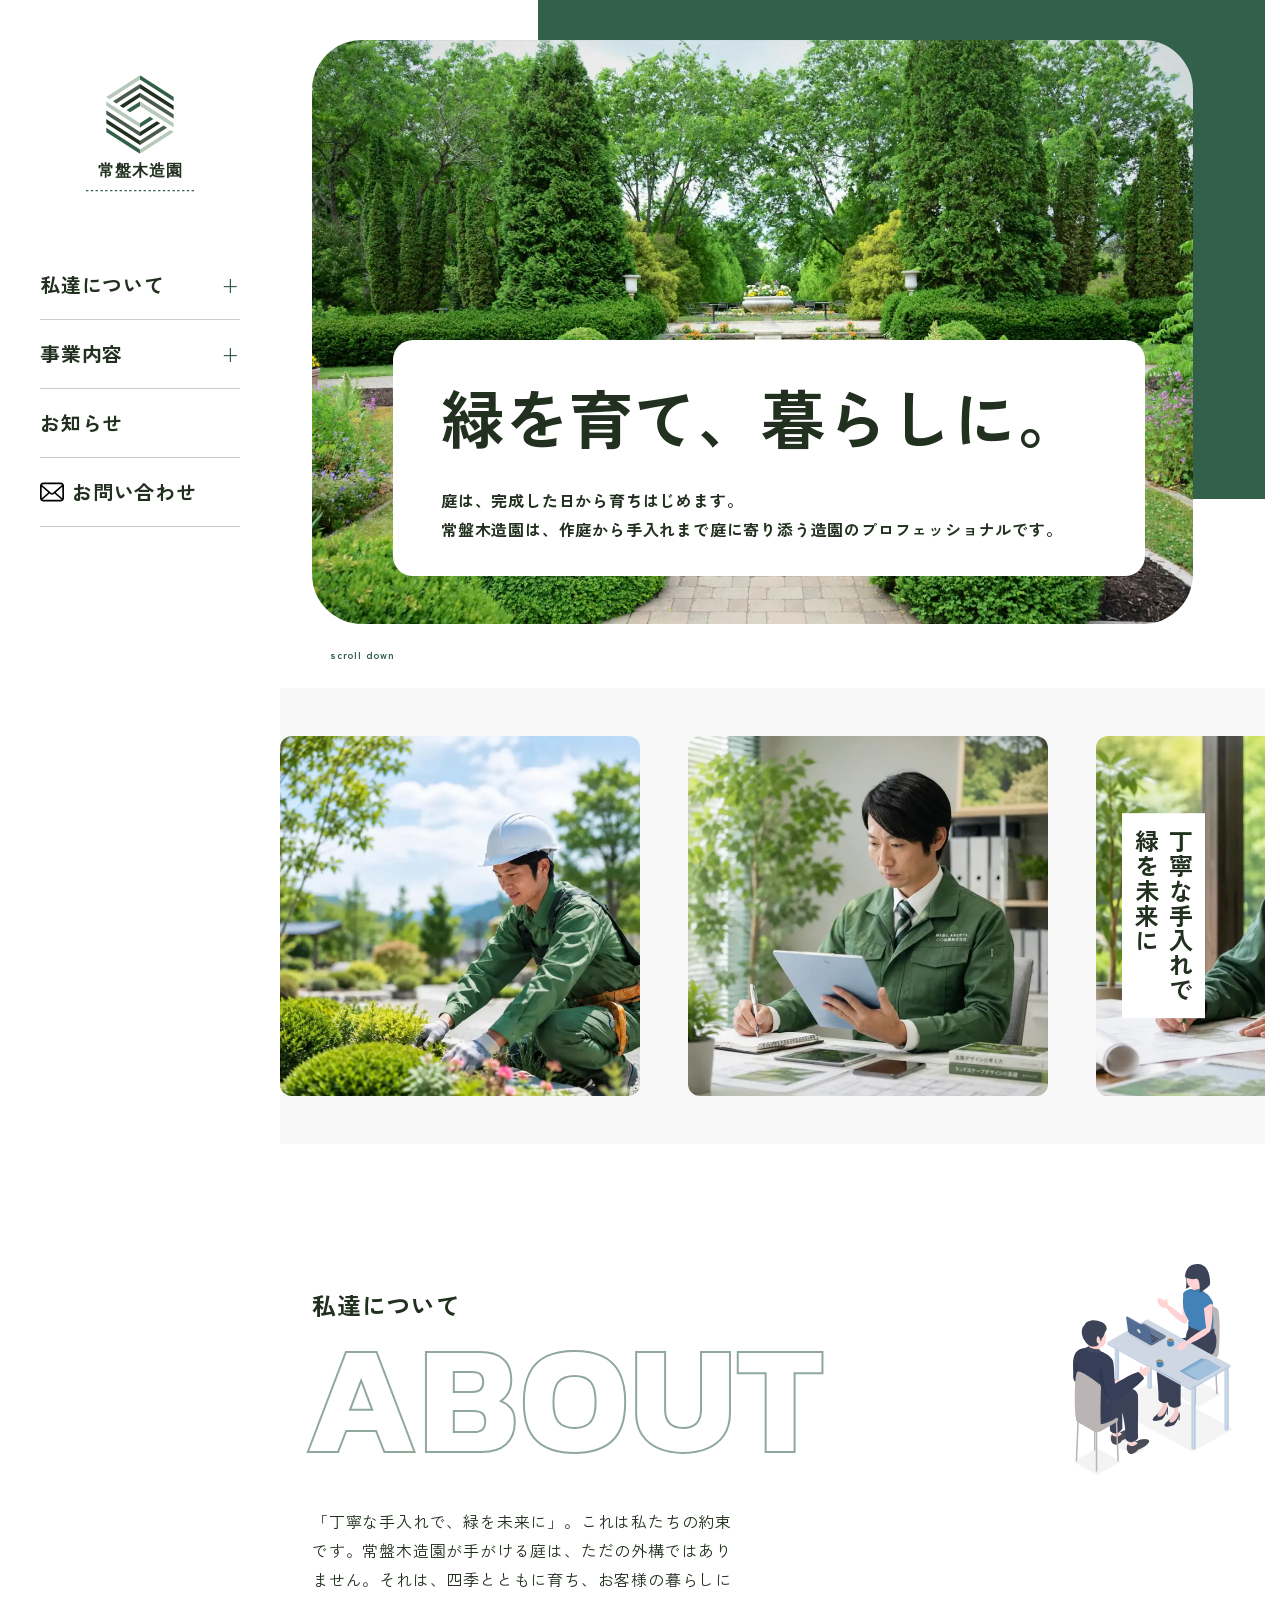
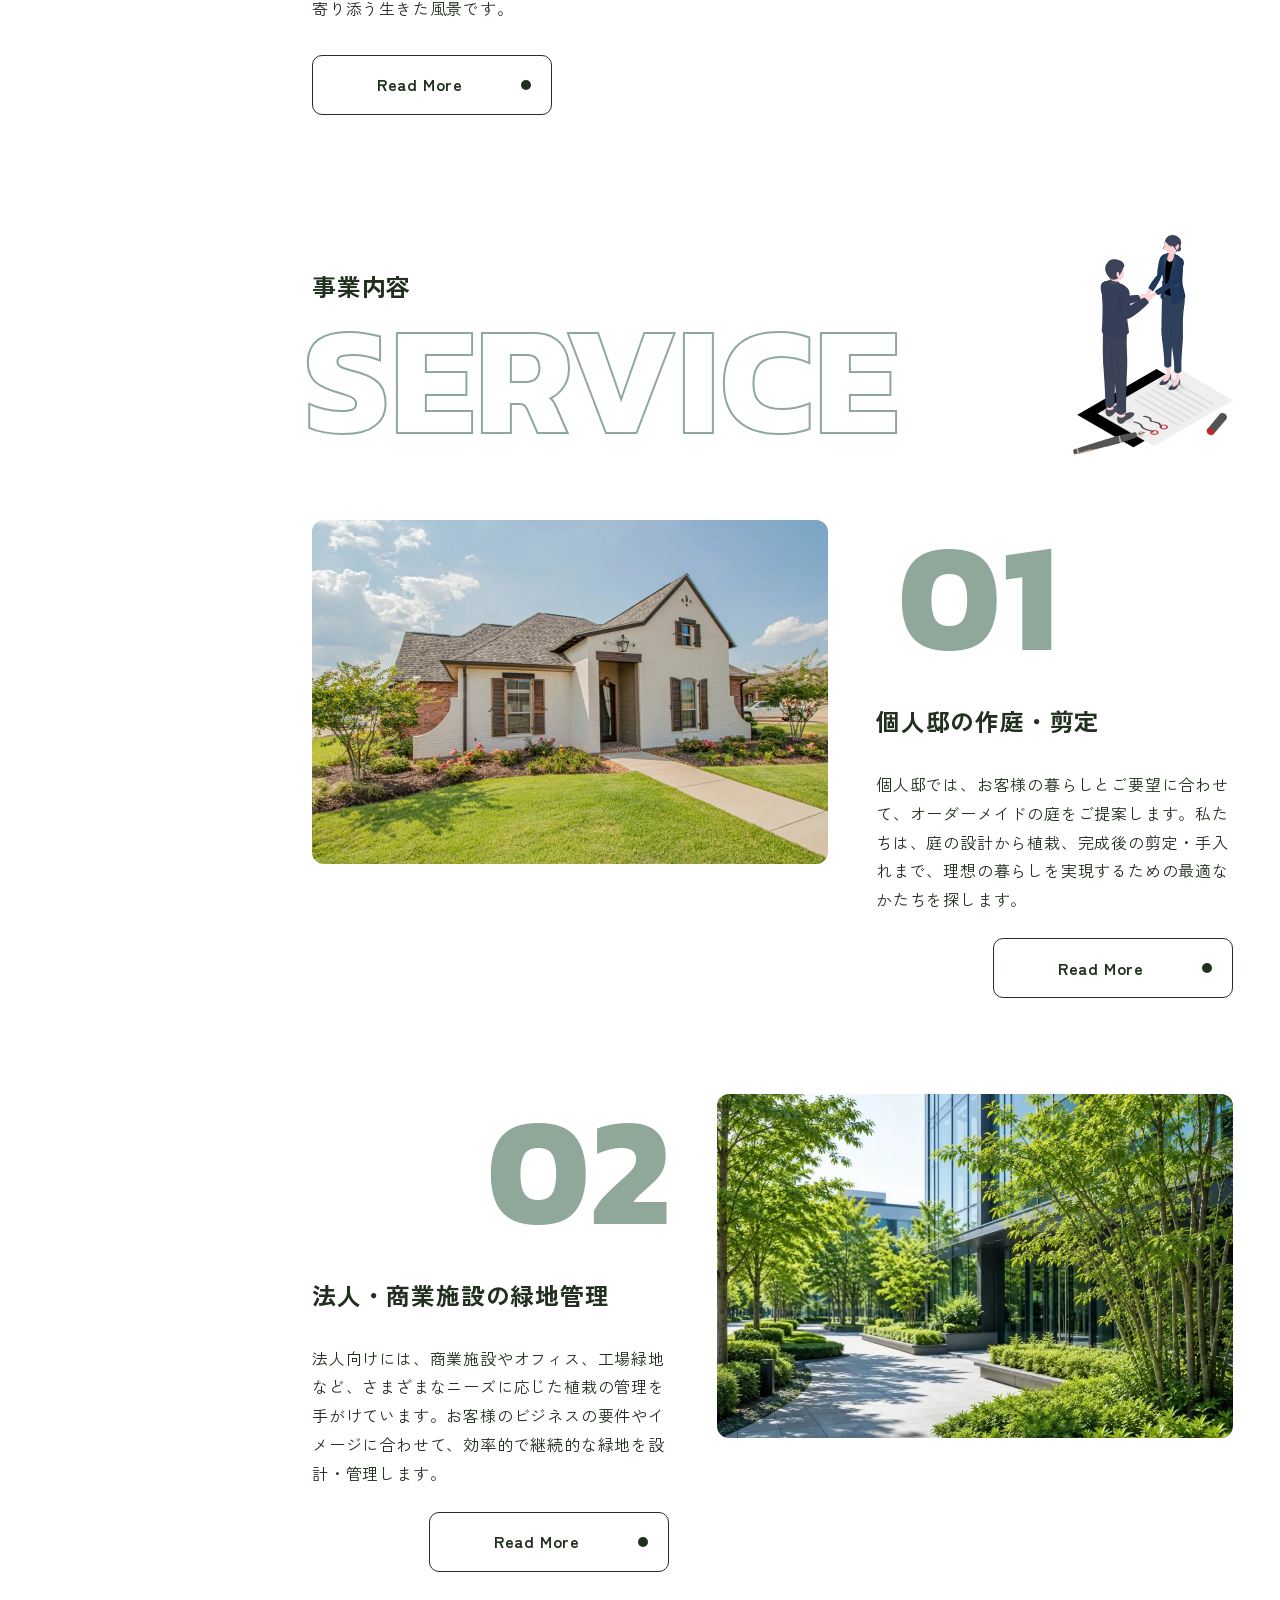
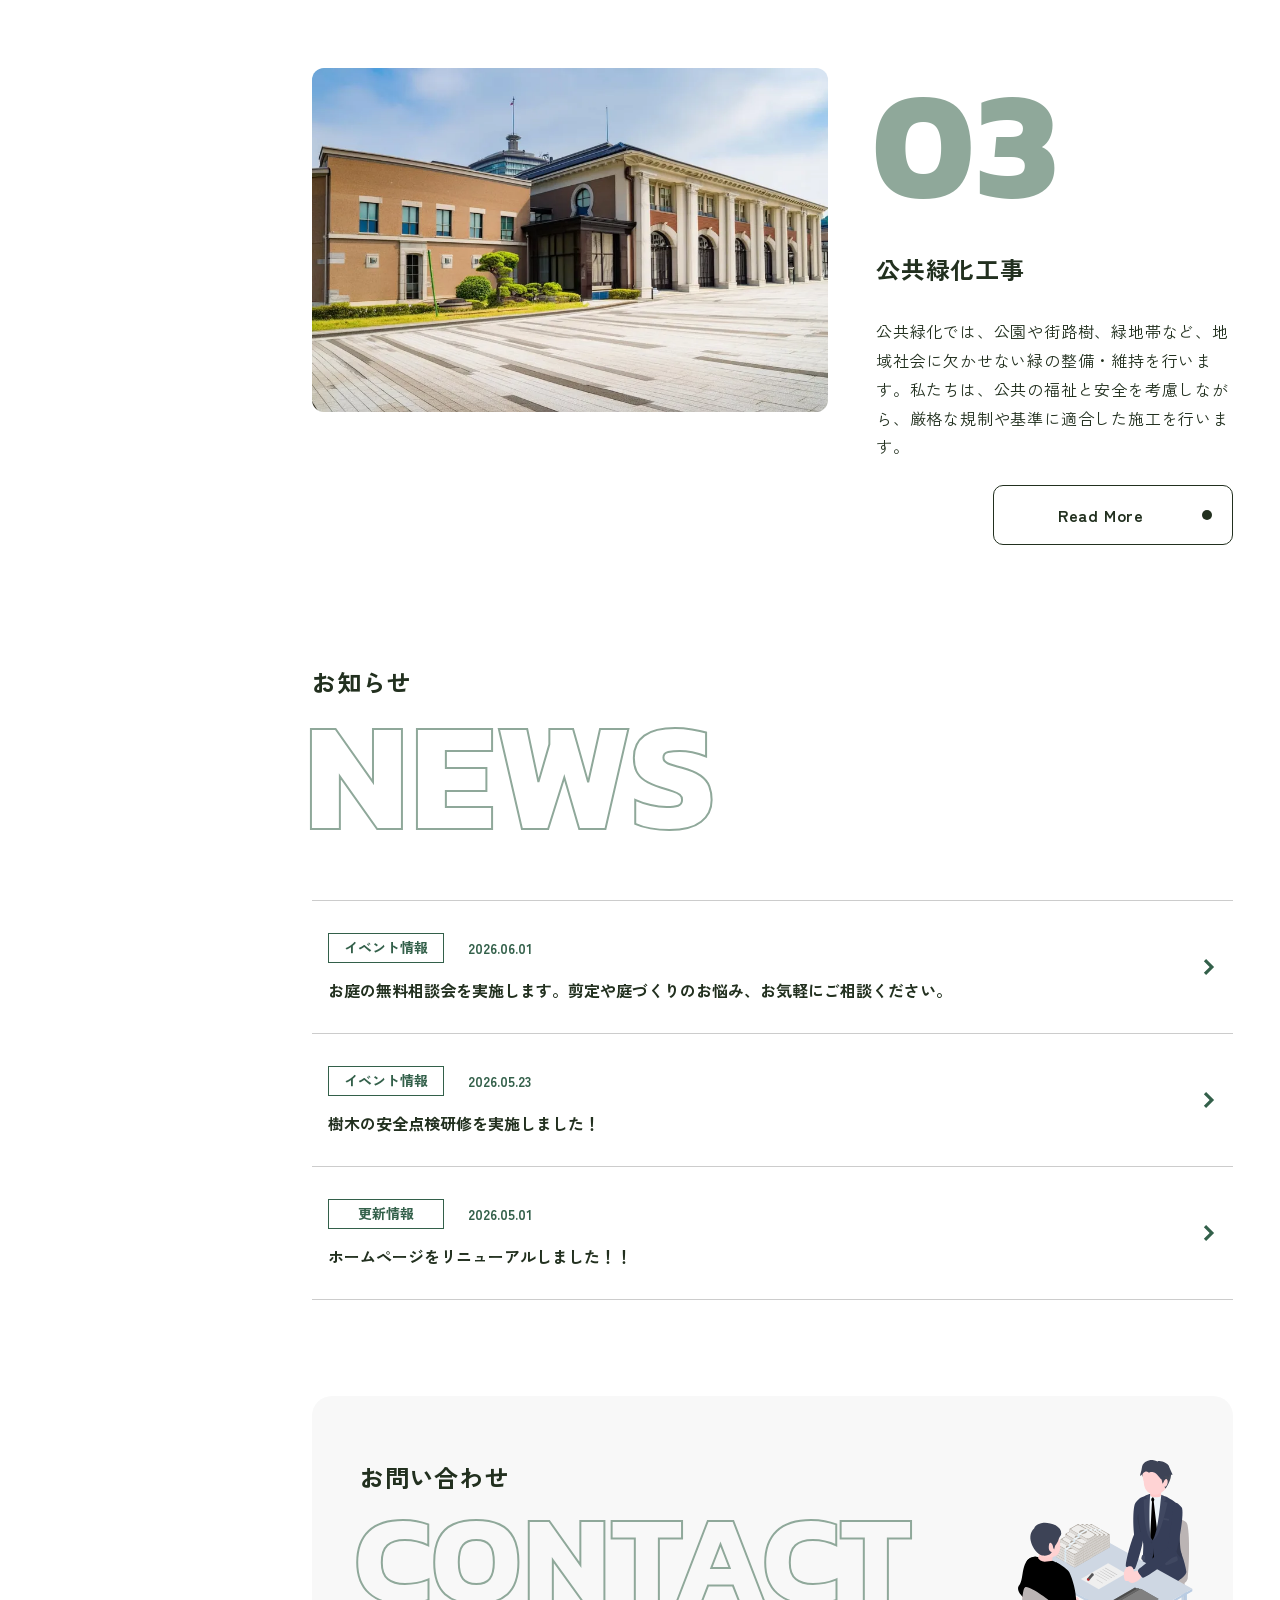
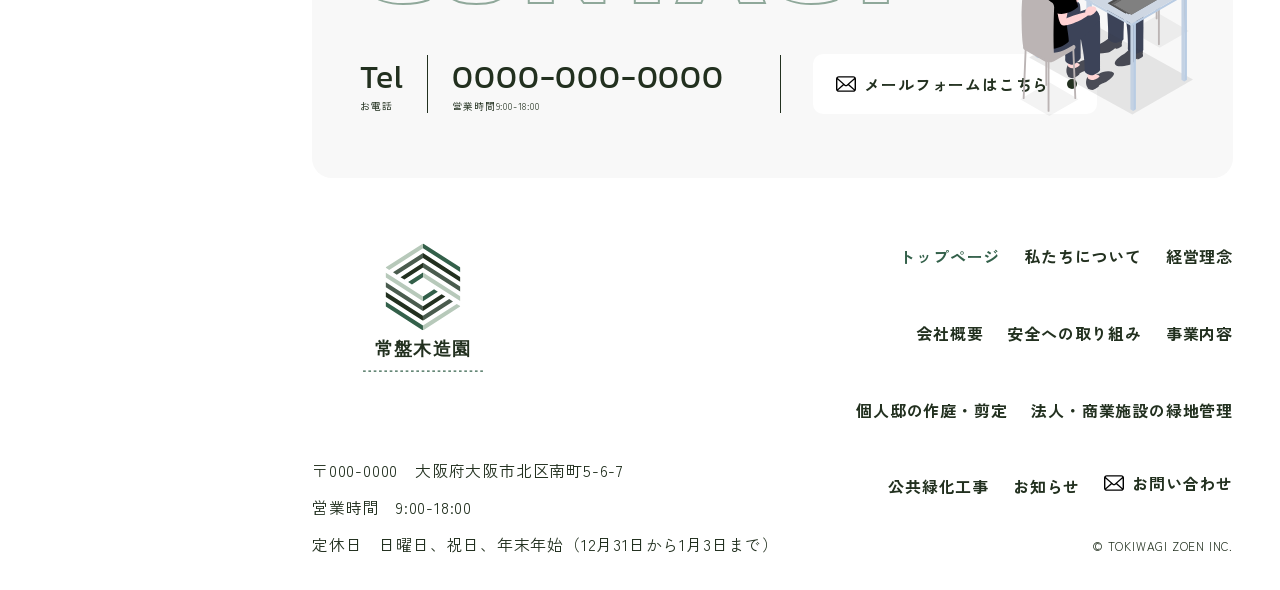
<file: index.html>
<!DOCTYPE html>
<html lang="ja">
  <head>
    <meta charset="UTF-8" />
    <meta name="viewport" content="width=device-width, initial-scale=1.0" />
    <meta name="robots" content="noindex" />
    <title>常盤木造園 | 大阪市北区の庭づくり・剪定・緑地管理</title>
    <meta
      name="description"
      content="大阪府大阪市に拠点をおく常盤木造園は、丁寧な手入れで緑を未来につなぎます。庭づくりから緑地管理まで、高品質なサービスと経験豊富なスタッフがお客様のニーズに応えます。お気軽にご相談ください。"
    />
    <link rel="icon" type="image/svg+xml" href="./assets/favicon/favicon.svg" />
    <link rel="icon" type="image/png" href="./assets/favicon/favicon.png" />
    <link rel="apple-touch-icon" href="./assets/favicon/apple-touch-icon.png" />
    <link rel="preconnect" href="https://fonts.googleapis.com" />
    <link rel="preconnect" href="https://fonts.gstatic.com" crossorigin />
    <link
      href="https://fonts.googleapis.com/css2?family=Kanit:wght@400;700&family=Zen+Kaku+Gothic+New:wght@400;700&display=swap"
      rel="stylesheet"
    />
    <link rel="stylesheet" href="./css/style.css" />
    <script>
      // ローディング画面はセッション内初回のみ表示(仕様書指定)。描画前に再訪判定する
      if (sessionStorage.getItem("tokiwagi-visited")) {
        document.documentElement.classList.add("is-visited");
      }
    </script>
    <script src="./js/main.js" defer></script>
  </head>
  <body>
    <a class="c-skip-link" href="#main">本文へスキップ</a>
    <header class="l-sidebar">
      <p class="l-sidebar__logo">
        <a href="./index.html">
          <img src="./assets/svg/logo.svg" alt="常盤木造園" width="200" height="121" />
        </a>
      </p>
      <button
        class="l-sidebar__menu-button js-toggle-menu u-sp-only"
        type="button"
        aria-expanded="false"
        aria-controls="global-nav"
        aria-label="メニューを開閉する"
      >
        <span class="l-sidebar__menu-icon"></span>
      </button>
      <nav class="c-global-nav js-global-nav" id="global-nav" aria-label="サイト内ナビゲーション">
        <ul class="c-global-nav__list">
          <li class="c-global-nav__group u-sp-only">
            <a class="c-global-nav__parent" href="./index.html" aria-current="page">トップページ</a>
          </li>
          <li class="c-global-nav__group c-global-nav__group--has-sub">
            <a class="c-global-nav__parent" href="./about/index.html">私達について</a>
            <ul class="c-global-nav__sub">
              <li><a class="c-global-nav__link" href="./about/index.html#philosophy">経営理念</a></li>
              <li><a class="c-global-nav__link" href="./about/index.html#company">会社概要</a></li>
              <li><a class="c-global-nav__link" href="./about/index.html#safety">安全への取り組み</a></li>
            </ul>
          </li>
          <li class="c-global-nav__group c-global-nav__group--has-sub">
            <a class="c-global-nav__parent" href="./service/index.html">事業内容</a>
            <ul class="c-global-nav__sub">
              <li><a class="c-global-nav__link" href="./service/index.html#housing">個人邸の作庭・剪定</a></li>
              <li><a class="c-global-nav__link" href="./service/index.html#corporate">法人・商業施設の緑地管理</a></li>
              <li><a class="c-global-nav__link" href="./service/index.html#public">公共緑化工事</a></li>
            </ul>
          </li>
          <li class="c-global-nav__group">
            <a class="c-global-nav__parent" href="./index.html#news">お知らせ</a>
          </li>
          <li class="c-global-nav__group">
            <a class="c-global-nav__parent" href="./contact/index.html">
              <img src="./assets/svg/icon-mail.svg" alt="" width="24" height="24" />
              お問い合わせ
            </a>
          </li>
        </ul>
        <p class="c-global-nav__copyright">© TOKIWAGI ZOEN INC.</p>
      </nav>
    </header>

    <div class="c-loading js-loading" aria-hidden="true">
      <img class="c-loading__logo" src="./assets/svg/logo.svg" alt="" width="200" height="121" />
    </div>

    <main class="l-main" id="main" tabindex="-1">
      <div class="c-fv">
        <div class="l-container">
          <div class="c-fv__panel">
            <img
              class="c-fv__illust"
              src="./assets/img/first-view.webp"
              alt="緑豊かに手入れされた庭園の風景"
              width="1600"
              height="1060"
              fetchpriority="high"
            />
            <div class="c-fv__copy">
              <h1 class="c-fv__title">緑を育て、暮らしに。</h1>
              <p class="c-fv__lead">
                庭は、完成した日から育ちはじめます。<br />
                常盤木造園は、作庭から手入れまで庭に寄り添う造園のプロフェッショナルです。
              </p>
            </div>
            <a class="c-fv__scroll" href="#intro">scroll down</a>
          </div>
        </div>
      </div>

      <div class="c-slider u-mt-2xl" id="intro">
        <ul class="c-slider__track">
          <li class="c-slider__item">
            <img class="c-slider__image" src="./assets/img/slide01.webp" alt="緑あふれる庭園で作業する職人" width="720" height="720" loading="lazy" />
          </li>
          <li class="c-slider__item">
            <img class="c-slider__image" src="./assets/img/slide02.webp" alt="タブレットで庭園プランを確認するスタッフ" width="720" height="720" loading="lazy" />
          </li>
          <li class="c-slider__item">
            <img class="c-slider__image" src="./assets/img/slide03.webp" alt="剪定作業を行う職人" width="720" height="720" loading="lazy" />
          </li>
          <li class="c-slider__item" aria-hidden="true">
            <img class="c-slider__image" src="./assets/img/slide01.webp" alt="" width="720" height="720" loading="lazy" />
          </li>
          <li class="c-slider__item" aria-hidden="true">
            <img class="c-slider__image" src="./assets/img/slide02.webp" alt="" width="720" height="720" loading="lazy" />
          </li>
          <li class="c-slider__item" aria-hidden="true">
            <img class="c-slider__image" src="./assets/img/slide03.webp" alt="" width="720" height="720" loading="lazy" />
          </li>
        </ul>
        <p class="c-slider__copy">丁寧な手入れで<br />緑を未来に</p>
      </div>

      <section class="l-section">
        <div class="l-container">
          <div class="c-heading-row">
            <h2 class="c-section-heading c-section-heading--lg">
              <span class="c-section-heading__label">私達について</span>
              <span class="c-section-heading__en" aria-hidden="true">ABOUT</span>
            </h2>
            <img
              class="c-heading-row__illust"
              src="./assets/svg/illust-interview.svg"
              alt=""
              width="161"
              height="213"
              loading="lazy"
            />
          </div>
          <p class="u-max-w-md u-mt-lg">
            「丁寧な手入れで、緑を未来に」。これは私たちの約束です。常盤木造園が手がける庭は、ただの外構ではありません。それは、四季とともに育ち、お客様の暮らしに寄り添う生きた風景です。
          </p>
          <a class="c-button u-mt-lg" href="./about/index.html">Read More</a>
        </div>
      </section>

      <section class="l-section">
        <div class="l-container">
          <div class="c-heading-row">
            <h2 class="c-section-heading c-section-heading--lg">
              <span class="c-section-heading__label">事業内容</span>
              <span class="c-section-heading__en" aria-hidden="true">SERVICE</span>
            </h2>
            <img
              class="c-heading-row__illust"
              src="./assets/svg/illust-contract.svg"
              alt=""
              width="124"
              height="172"
              loading="lazy"
            />
          </div>

          <div class="u-mt-2xl">
            <article class="c-service-block">
              <div class="c-service-block__media">
                <img
                  class="c-service-block__image"
                  src="./assets/img/house01.webp"
                  alt="緑豊かな個人邸の庭園"
                  width="1032"
                  height="688"
                  loading="lazy"
                />
                <span class="c-service-block__number" aria-hidden="true">01</span>
              </div>
              <div class="c-service-block__body">
                <h3 class="c-service-block__title">個人邸の作庭・剪定</h3>
                <p class="c-service-block__text">
                  個人邸では、お客様の暮らしとご要望に合わせて、オーダーメイドの庭をご提案します。私たちは、庭の設計から植栽、完成後の剪定・手入れまで、理想の暮らしを実現するための最適なかたちを探します。
                </p>
                <a class="c-button" href="./service/index.html#housing">Read More</a>
              </div>
            </article>

            <article class="c-service-block c-service-block--reverse">
              <div class="c-service-block__media">
                <img
                  class="c-service-block__image"
                  src="./assets/img/house02.webp"
                  alt="商業施設の緑地"
                  width="1032"
                  height="774"
                  loading="lazy"
                />
                <span class="c-service-block__number" aria-hidden="true">02</span>
              </div>
              <div class="c-service-block__body">
                <h3 class="c-service-block__title">法人・商業施設の緑地管理</h3>
                <p class="c-service-block__text">
                  法人向けには、商業施設やオフィス、工場緑地など、さまざまなニーズに応じた植栽の管理を手がけています。お客様のビジネスの要件やイメージに合わせて、効率的で継続的な緑地を設計・管理します。
                </p>
                <a class="c-button" href="./service/index.html#corporate">Read More</a>
              </div>
            </article>

            <article class="c-service-block">
              <div class="c-service-block__media">
                <img
                  class="c-service-block__image"
                  src="./assets/img/house03.webp"
                  alt="石造りの公共施設と緑地"
                  width="1032"
                  height="590"
                  loading="lazy"
                />
                <span class="c-service-block__number" aria-hidden="true">03</span>
              </div>
              <div class="c-service-block__body">
                <h3 class="c-service-block__title">公共緑化工事</h3>
                <p class="c-service-block__text">
                  公共緑化では、公園や街路樹、緑地帯など、地域社会に欠かせない緑の整備・維持を行います。私たちは、公共の福祉と安全を考慮しながら、厳格な規制や基準に適合した施工を行います。
                </p>
                <a class="c-button" href="./service/index.html#public">Read More</a>
              </div>
            </article>
          </div>
        </div>
      </section>

      <section class="l-section" id="news">
        <div class="l-container">
          <h2 class="c-section-heading c-section-heading--lg">
            <span class="c-section-heading__label">お知らせ</span>
            <span class="c-section-heading__en" aria-hidden="true">NEWS</span>
          </h2>
          <ul class="c-news-list u-mt-xl">
            <li class="c-news-item">
              <button class="c-news-item__button js-modal-open" type="button" data-modal="news-modal-1">
                <span class="c-tag">イベント情報</span>
                <time class="c-news-item__date" datetime="2026-06-01">2026.06.01</time>
                <span class="c-news-item__title">
                  お庭の無料相談会を実施します。剪定や庭づくりのお悩み、お気軽にご相談ください。
                </span>
                <img class="c-news-item__arrow" src="./assets/svg/icon-arrow-right.svg" alt="" width="16" height="16" />
              </button>
            </li>
            <li class="c-news-item">
              <button class="c-news-item__button js-modal-open" type="button" data-modal="news-modal-2">
                <span class="c-tag">イベント情報</span>
                <time class="c-news-item__date" datetime="2026-05-23">2026.05.23</time>
                <span class="c-news-item__title">樹木の安全点検研修を実施しました！</span>
                <img class="c-news-item__arrow" src="./assets/svg/icon-arrow-right.svg" alt="" width="16" height="16" />
              </button>
            </li>
            <li class="c-news-item">
              <button class="c-news-item__button js-modal-open" type="button" data-modal="news-modal-3">
                <span class="c-tag">更新情報</span>
                <time class="c-news-item__date" datetime="2026-05-01">2026.05.01</time>
                <span class="c-news-item__title">ホームページをリニューアルしました！！</span>
                <img class="c-news-item__arrow" src="./assets/svg/icon-arrow-right.svg" alt="" width="16" height="16" />
              </button>
            </li>
          </ul>
        </div>
      </section>

      <div class="l-container u-mt-3xl">
        <section class="c-contact-banner">
          <h2 class="c-section-heading">
            <span class="c-section-heading__label">お問い合わせ</span>
            <span class="c-section-heading__en" aria-hidden="true">CONTACT</span>
          </h2>
          <div class="c-contact-banner__body">
            <div class="c-tel">
              <div class="c-tel__item">
                <span class="c-tel__label">Tel</span>
                <span class="c-tel__note">お電話</span>
              </div>
              <div class="c-tel__item">
                <a class="c-tel__number" href="tel:0000000000">0000-000-0000</a>
                <span class="c-tel__note">営業時間9:00-18:00</span>
              </div>
            </div>
            <a class="c-button c-button--mail" href="./contact/index.html">
              <img class="c-button__icon" src="./assets/svg/icon-mail.svg" alt="" width="20" height="20" />
              メールフォームはこちら
            </a>
          </div>
          <img
            class="c-contact-banner__illust"
            src="./assets/svg/illust-financing.svg"
            alt=""
            width="175"
            height="256"
            loading="lazy"
          />
        </section>
      </div>
    </main>

    <footer class="l-footer">
      <div class="l-footer__inner l-container">
        <p class="l-footer__logo">
          <a href="./index.html">
            <img src="./assets/svg/logo.svg" alt="常盤木造園" width="222" height="133" />
          </a>
        </p>
        <nav class="l-footer__nav" aria-label="フッターナビゲーション">
          <ul class="c-footer-nav">
            <li><a class="c-footer-nav__link" href="./index.html" aria-current="page">トップページ</a></li>
            <li><a class="c-footer-nav__link" href="./about/index.html">私たちについて</a></li>
            <li><a class="c-footer-nav__link" href="./about/index.html#philosophy">経営理念</a></li>
            <li><a class="c-footer-nav__link" href="./about/index.html#company">会社概要</a></li>
            <li><a class="c-footer-nav__link" href="./about/index.html#safety">安全への取り組み</a></li>
            <li><a class="c-footer-nav__link" href="./service/index.html">事業内容</a></li>
            <li><a class="c-footer-nav__link" href="./service/index.html#housing">個人邸の作庭・剪定</a></li>
            <li><a class="c-footer-nav__link" href="./service/index.html#corporate">法人・商業施設の緑地管理</a></li>
            <li><a class="c-footer-nav__link" href="./service/index.html#public">公共緑化工事</a></li>
            <li><a class="c-footer-nav__link" href="./index.html#news">お知らせ</a></li>
            <li>
              <a class="c-footer-nav__link" href="./contact/index.html">
                <img src="./assets/svg/icon-mail.svg" alt="" width="20" height="20" />
                お問い合わせ
              </a>
            </li>
          </ul>
        </nav>
        <address class="l-footer__info">
          <p>〒000-0000　大阪府大阪市北区南町5-6-7</p>
          <p>営業時間　9:00-18:00</p>
          <p>定休日　日曜日、祝日、年末年始（12月31日から1月3日まで）</p>
        </address>
        <p class="l-footer__copyright"><small>© TOKIWAGI ZOEN INC.</small></p>
      </div>
    </footer>

    <dialog class="c-modal js-modal" id="news-modal-1" aria-labelledby="news-modal-1-title">
      <div class="c-modal__inner">
        <p class="c-modal__meta">
          <span class="c-tag">イベント情報</span>
          <time class="c-modal__date" datetime="2026-06-01">2026.06.01</time>
        </p>
        <h2 class="c-modal__title" id="news-modal-1-title">
          お庭の無料相談会を実施します。剪定や庭づくりのお悩み、お気軽にご相談ください。
        </h2>
        <img class="c-modal__image" src="./assets/img/jirei01.webp" alt="緑豊かな庭園の風景" width="1312" height="984" loading="lazy" />
        <div class="c-modal__body">
          <p>
            みなさま、こんにちは！弊社では、お庭の無料相談会を開催することになりました！剪定や庭づくりのお悩みをお持ちの皆様、ぜひご参加ください。
          </p>
          <p>
            庭づくりは、暮らしを彩る大切な取り組みです。そのためには、木々の生理や土地の気候を読んだ、慎重な計画と適切なアドバイスが欠かせません。そこで、弊社の造園士が皆様のお悩みやご要望をお聞きし、最適な庭づくりの提案をさせていただきます。
          </p>
          <p>お庭の無料相談会では、以下のようなことについてご相談いただけます：</p>
          <ul>
            <li>理想の庭のデザインについて</li>
            <li>剪定や手入れの頻度・費用について</li>
            <li>植栽や庭木選びについてのアドバイス</li>
            <li>省管理で長く楽しめる庭づくりについて</li>
          </ul>
          <p>
            また、相談会に参加いただいた方には、特別なサービスやプレゼントもご用意しています。庭づくりに関するご質問や疑問点がある方は、ぜひこの機会にお気軽にご参加ください。
          </p>
          <p>
            弊社の造園士が、皆様のご要望にお応えし、一緒に理想の庭づくりを実現するお手伝いをさせていただきます。ぜひお越しください！
          </p>
        </div>
        <button class="c-modal__close js-modal-close" type="button">
          <span>閉じる</span>
        </button>
      </div>
    </dialog>

    <dialog class="c-modal js-modal" id="news-modal-2" aria-labelledby="news-modal-2-title">
      <div class="c-modal__inner">
        <p class="c-modal__meta">
          <span class="c-tag">イベント情報</span>
          <time class="c-modal__date" datetime="2026-05-23">2026.05.23</time>
        </p>
        <h2 class="c-modal__title" id="news-modal-2-title">樹木の安全点検研修を実施しました！</h2>
        <img class="c-modal__image" src="./assets/img/safety01.webp" alt="研修で樹木の点検方法を学ぶ従業員" width="1312" height="1025" loading="lazy" />
        <div class="c-modal__body">
          <p>
            弊社では、従業員の安全意識向上と安全管理の強化を目的として、樹木の安全点検研修を実施しました。この研修では、従業員全員が高木剪定や伐採を安全に行うための重要性や具体的な対策について学び、より安全な作業体制づくりに向けた取り組みを行いました。
          </p>
          <p>研修では、以下の内容を中心に学びました：</p>
          <ul>
            <li>高所作業・伐採時の事故や災害を防ぐための基本的な安全ルールや手順</li>
            <li>安全装置や保護具の正しい使用方法と管理について</li>
            <li>作業現場での危険予知や事故対応のためのトレーニング</li>
          </ul>
          <p>
            また、実際の事例やケーススタディを通じて、事故や災害が発生した際の適切な対応方法についても学びました。参加者全員が積極的に議論し、知識を深めることができました。
          </p>
          <p>
            樹木の安全点検研修を通じて、従業員一人ひとりが安全に対する意識を高め、安全な作業環境の実現に向けて一層の努力をすることを確認しました。今後も定期的に研修を実施し、安全管理の徹底を図ってまいります。
          </p>
        </div>
        <button class="c-modal__close js-modal-close" type="button">
          <span>閉じる</span>
        </button>
      </div>
    </dialog>

    <dialog class="c-modal js-modal" id="news-modal-3" aria-labelledby="news-modal-3-title">
      <div class="c-modal__inner">
        <p class="c-modal__meta">
          <span class="c-tag">更新情報</span>
          <time class="c-modal__date" datetime="2026-05-01">2026.05.01</time>
        </p>
        <h2 class="c-modal__title" id="news-modal-3-title">ホームページをリニューアルしました！！</h2>
        <img class="c-modal__image c-modal__image--announcement" src="./assets/img/news03.webp" alt="花々と手入れされた植栽が広がる庭園" width="1190" height="744" loading="lazy" />
        <div class="c-modal__body">
          <p>
            弊社は、お客様により良いサービスを提供するため、ホームページをリニューアルいたしました。新しいデザインと使いやすさを追求し、お客様が情報をより簡単に見つけられるように工夫しました。
          </p>
          <p>新しいホームページでは、以下のような改善点がございます：</p>
          <ul>
            <li>モダンでスタイリッシュなデザインにより、情報の見やすさと視覚的な魅力を向上</li>
            <li>より直感的で分かりやすいナビゲーションメニューにより、目的の情報へのアクセスがスムーズになりました</li>
            <li>より多くの情報やサービスを掲載し、お客様のニーズに合った情報を提供するようになりました</li>
            <li>モバイルフレンドリーなデザインで、スマートフォンやタブレットからも快適に閲覧できます</li>
          </ul>
          <p>
            弊社のホームページは、お客様とのコミュニケーションや情報提供の重要なツールです。より使いやすく、わかりやすいホームページを提供することで、お客様との良好な関係を築いていくことが目標です。
          </p>
          <p>
            ぜひ、新しいホームページをご覧いただき、お客様のご意見やご要望をお聞かせください。今後もお客様により良いサービスを提供できるよう努めてまいります。
          </p>
        </div>
        <button class="c-modal__close js-modal-close" type="button">
          <span>閉じる</span>
        </button>
      </div>
    </dialog>
  </body>
</html>
</file>
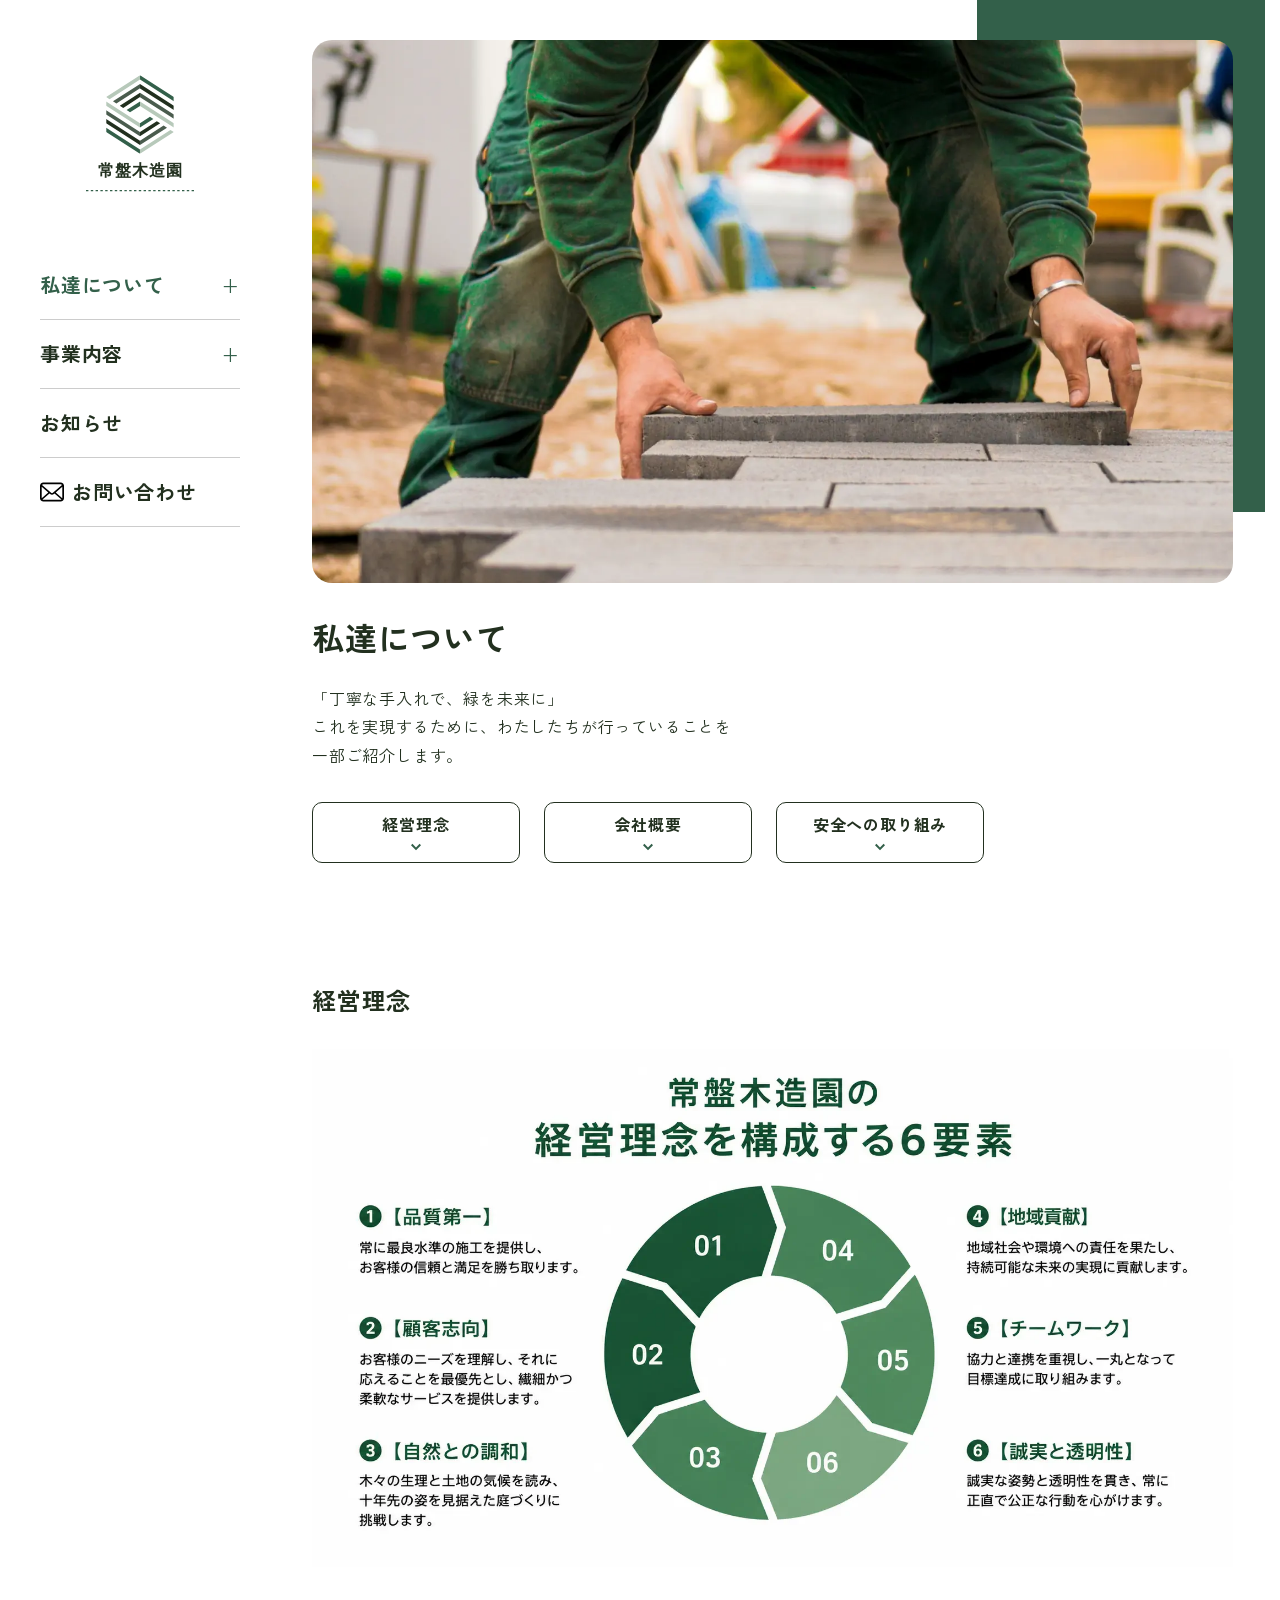
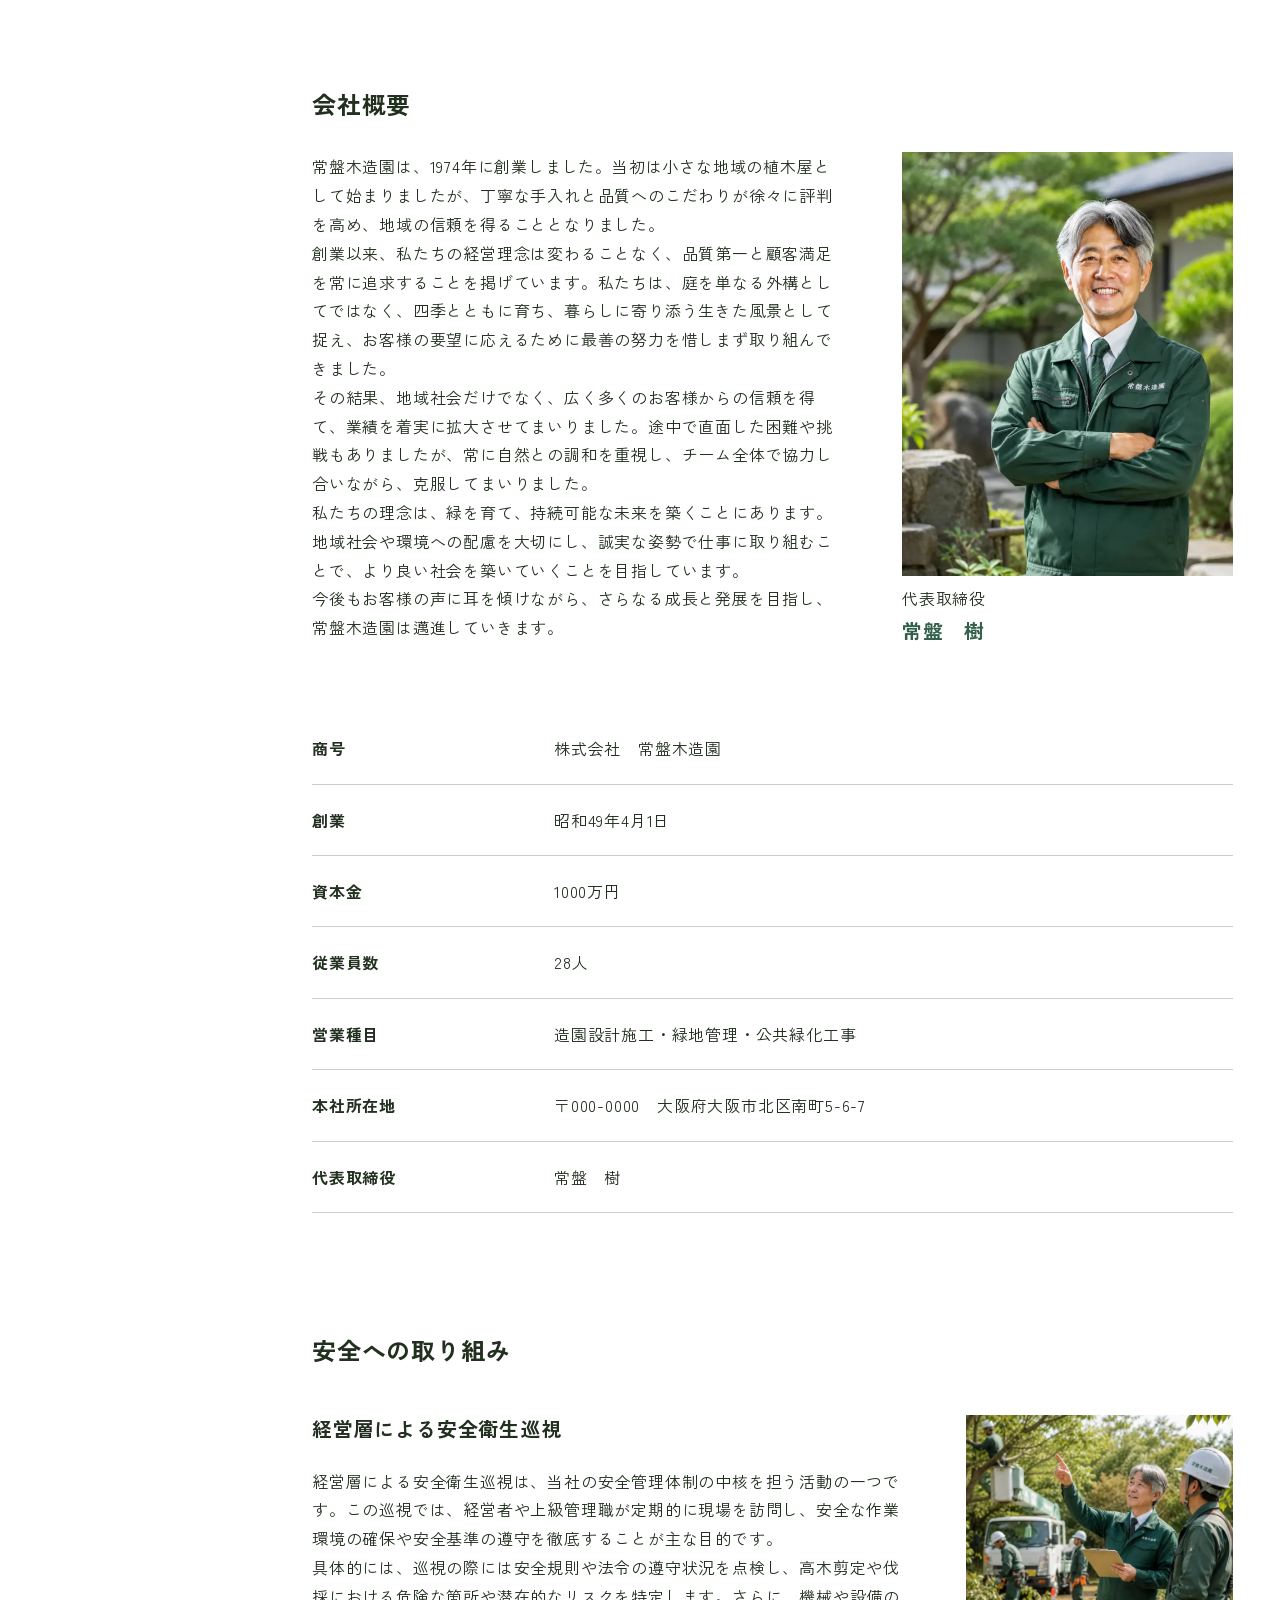
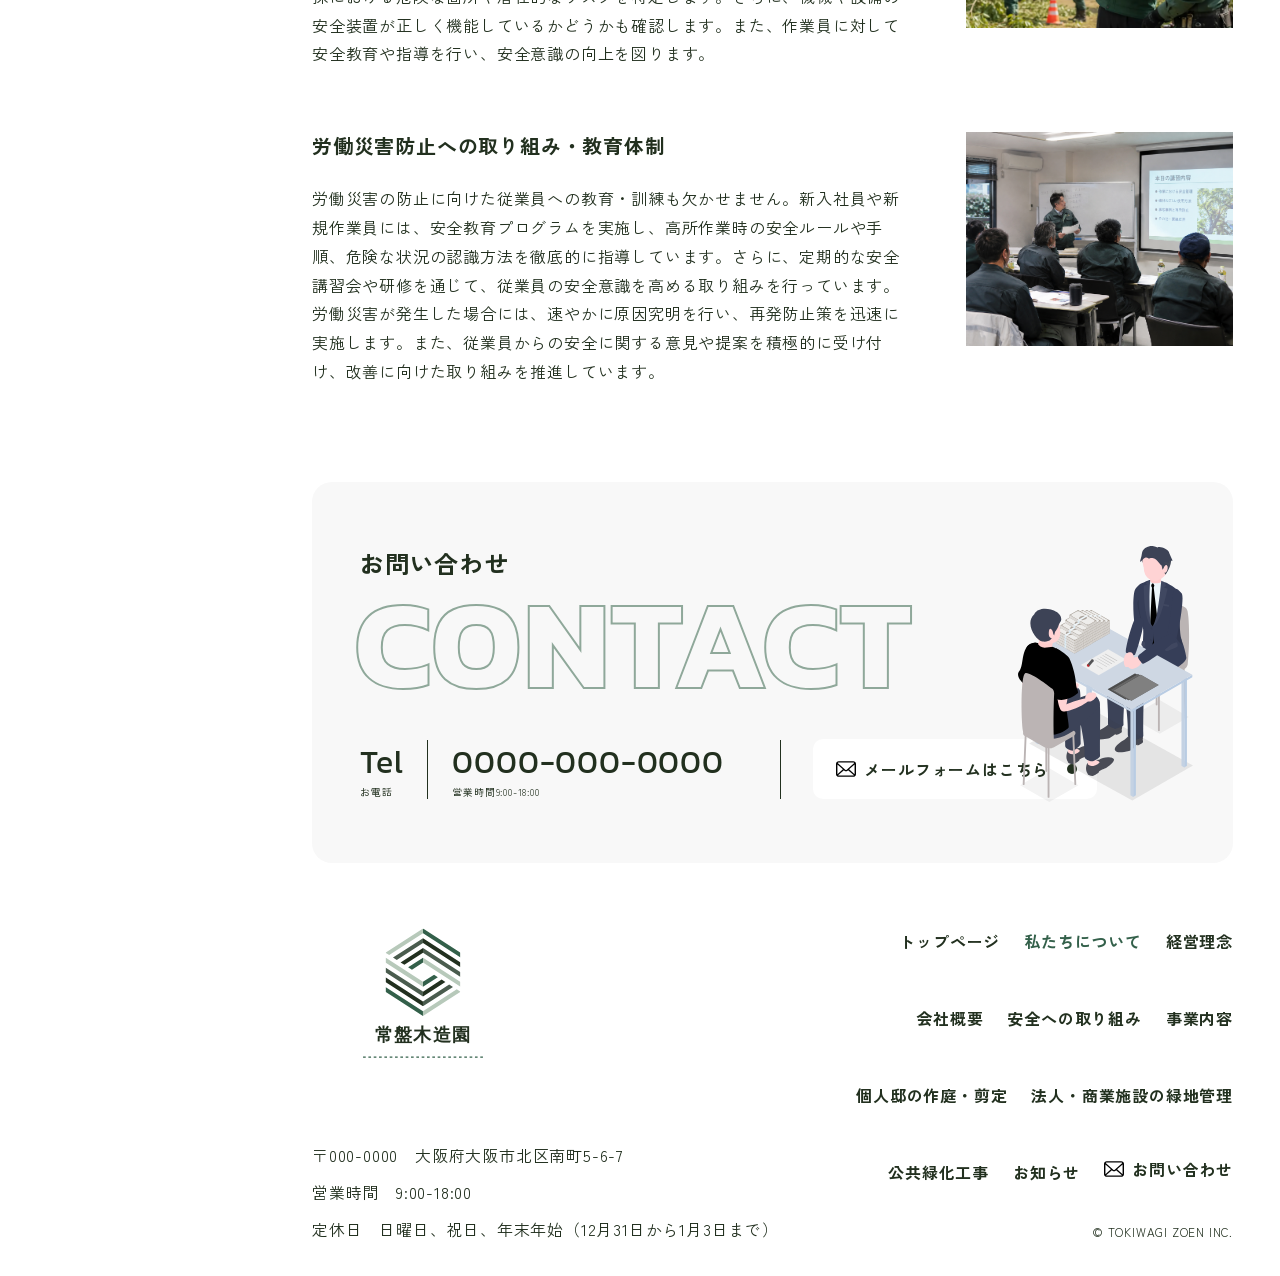
<file: about/index.html>
<!DOCTYPE html>
<html lang="ja">
  <head>
    <meta charset="UTF-8" />
    <meta name="viewport" content="width=device-width, initial-scale=1.0" />
    <meta name="robots" content="noindex" />
    <title>私達について | 常盤木造園</title>
    <meta
      name="description"
      content="常盤木造園の経営理念・会社概要・安全への取り組みをご紹介します。丁寧な手入れで、緑を未来につなぐために私たちが行っていることをお伝えします。"
    />
    <link rel="icon" type="image/svg+xml" href="../assets/favicon/favicon.svg" />
    <link rel="icon" type="image/png" href="../assets/favicon/favicon.png" />
    <link rel="apple-touch-icon" href="../assets/favicon/apple-touch-icon.png" />
    <link rel="preconnect" href="https://fonts.googleapis.com" />
    <link rel="preconnect" href="https://fonts.gstatic.com" crossorigin />
    <link
      href="https://fonts.googleapis.com/css2?family=Kanit:wght@400;700&family=Zen+Kaku+Gothic+New:wght@400;700&display=swap"
      rel="stylesheet"
    />
    <link rel="stylesheet" href="../css/style.css" />
    <script src="../js/main.js" defer></script>
  </head>
  <body>
    <a class="c-skip-link" href="#main">本文へスキップ</a>
    <header class="l-sidebar">
      <p class="l-sidebar__logo">
        <a href="../index.html">
          <img src="../assets/svg/logo.svg" alt="常盤木造園" width="200" height="121" />
        </a>
      </p>
      <button
        class="l-sidebar__menu-button js-toggle-menu u-sp-only"
        type="button"
        aria-expanded="false"
        aria-controls="global-nav"
        aria-label="メニューを開閉する"
      >
        <span class="l-sidebar__menu-icon"></span>
      </button>
      <nav class="c-global-nav js-global-nav" id="global-nav" aria-label="サイト内ナビゲーション">
        <ul class="c-global-nav__list">
          <li class="c-global-nav__group u-sp-only">
            <a class="c-global-nav__parent" href="../index.html">トップページ</a>
          </li>
          <li class="c-global-nav__group c-global-nav__group--has-sub">
            <a class="c-global-nav__parent" href="../about/index.html" aria-current="page">私達について</a>
            <ul class="c-global-nav__sub">
              <li><a class="c-global-nav__link" href="../about/index.html#philosophy">経営理念</a></li>
              <li><a class="c-global-nav__link" href="../about/index.html#company">会社概要</a></li>
              <li><a class="c-global-nav__link" href="../about/index.html#safety">安全への取り組み</a></li>
            </ul>
          </li>
          <li class="c-global-nav__group c-global-nav__group--has-sub">
            <a class="c-global-nav__parent" href="../service/index.html">事業内容</a>
            <ul class="c-global-nav__sub">
              <li><a class="c-global-nav__link" href="../service/index.html#housing">個人邸の作庭・剪定</a></li>
              <li><a class="c-global-nav__link" href="../service/index.html#corporate">法人・商業施設の緑地管理</a></li>
              <li><a class="c-global-nav__link" href="../service/index.html#public">公共緑化工事</a></li>
            </ul>
          </li>
          <li class="c-global-nav__group">
            <a class="c-global-nav__parent" href="../index.html#news">お知らせ</a>
          </li>
          <li class="c-global-nav__group">
            <a class="c-global-nav__parent" href="../contact/index.html">
              <img src="../assets/svg/icon-mail.svg" alt="" width="24" height="24" />
              お問い合わせ
            </a>
          </li>
        </ul>
        <p class="c-global-nav__copyright">© TOKIWAGI ZOEN INC.</p>
      </nav>
    </header>

    <main class="l-main" id="main" tabindex="-1">
      <div class="c-page-header">
        <div class="l-container">
          <img
            class="c-page-header__hero"
            src="../assets/img/about-hero.webp"
            alt="緑豊かな庭園を見上げる庭師"
            width="1600"
            height="1067"
            fetchpriority="high"
          />
          <div class="u-mt-lg">
            <h1 class="c-page-header__title">私達について</h1>
            <p class="c-page-header__lead u-max-w-md">
              「丁寧な手入れで、緑を未来に」<br />
              これを実現するために、わたしたちが行っていることを一部ご紹介します。
            </p>
          </div>
          <ul class="c-page-header__anchors">
            <li>
              <a class="c-anchor-button" href="#philosophy">
                経営理念
                <img class="c-anchor-button__icon" src="../assets/svg/icon-arrow-down.svg" alt="" width="10" height="10" />
              </a>
            </li>
            <li>
              <a class="c-anchor-button" href="#company">
                会社概要
                <img class="c-anchor-button__icon" src="../assets/svg/icon-arrow-down.svg" alt="" width="10" height="10" />
              </a>
            </li>
            <li>
              <a class="c-anchor-button" href="#safety">
                安全への取り組み
                <img class="c-anchor-button__icon" src="../assets/svg/icon-arrow-down.svg" alt="" width="10" height="10" />
              </a>
            </li>
          </ul>
        </div>
      </div>

      <section class="l-section" id="philosophy">
        <div class="l-container">
          <h2 class="c-section-heading">
            <span class="c-section-heading__label">経営理念</span>
          </h2>
          <img
            class="u-mt-lg"
            src="../assets/img/vision.webp"
            alt="常盤木造園の経営理念を構成する6要素: 品質第一、顧客志向、自然との調和、地域貢献、チームワーク、誠実と透明性"
            width="1672"
            height="941"
            loading="lazy"
          />
        </div>
      </section>

      <section class="l-section" id="company">
        <div class="l-container">
          <h2 class="c-section-heading">
            <span class="c-section-heading__label">会社概要</span>
          </h2>
          <div class="c-media-text u-mt-lg">
            <div class="c-media-text__body">
              <p>
                常盤木造園は、1974年に創業しました。当初は小さな地域の植木屋として始まりましたが、丁寧な手入れと品質へのこだわりが徐々に評判を高め、地域の信頼を得ることとなりました。
              </p>
              <p>
                創業以来、私たちの経営理念は変わることなく、品質第一と顧客満足を常に追求することを掲げています。私たちは、庭を単なる外構としてではなく、四季とともに育ち、暮らしに寄り添う生きた風景として捉え、お客様の要望に応えるために最善の努力を惜しまず取り組んできました。
              </p>
              <p>
                その結果、地域社会だけでなく、広く多くのお客様からの信頼を得て、業績を着実に拡大させてまいりました。途中で直面した困難や挑戦もありましたが、常に自然との調和を重視し、チーム全体で協力し合いながら、克服してまいりました。
              </p>
              <p>
                私たちの理念は、緑を育て、持続可能な未来を築くことにあります。地域社会や環境への配慮を大切にし、誠実な姿勢で仕事に取り組むことで、より良い社会を築いていくことを目指しています。
              </p>
              <p>
                今後もお客様の声に耳を傾けながら、さらなる成長と発展を目指し、常盤木造園は邁進していきます。
              </p>
            </div>
            <figure class="c-media-text__media c-media-text__media--lg">
              <img src="../assets/img/ceo.webp" alt="作業着姿で腕を組む代表取締役" width="662" height="848" loading="lazy" />
              <figcaption class="c-media-text__caption">
                代表取締役
                <span class="c-media-text__caption-name">常盤　樹</span>
              </figcaption>
            </figure>
          </div>
          <table class="c-info-table u-mt-2xl">
            <tbody>
              <tr>
                <th>商号</th>
                <td>株式会社　常盤木造園</td>
              </tr>
              <tr>
                <th>創業</th>
                <td>昭和49年4月1日</td>
              </tr>
              <tr>
                <th>資本金</th>
                <td>1000万円</td>
              </tr>
              <tr>
                <th>従業員数</th>
                <td>28人</td>
              </tr>
              <tr>
                <th>営業種目</th>
                <td>造園設計施工・緑地管理・公共緑化工事</td>
              </tr>
              <tr>
                <th>本社所在地</th>
                <td>〒000-0000　大阪府大阪市北区南町5-6-7</td>
              </tr>
              <tr>
                <th>代表取締役</th>
                <td>常盤　樹</td>
              </tr>
            </tbody>
          </table>
        </div>
      </section>

      <section class="l-section" id="safety">
        <div class="l-container">
          <h2 class="c-section-heading">
            <span class="c-section-heading__label">安全への取り組み</span>
          </h2>
          <div class="c-media-text u-mt-xl">
            <div class="c-media-text__body">
              <h3 class="c-media-text__title">経営層による安全衛生巡視</h3>
              <p>
                経営層による安全衛生巡視は、当社の安全管理体制の中核を担う活動の一つです。この巡視では、経営者や上級管理職が定期的に現場を訪問し、安全な作業環境の確保や安全基準の遵守を徹底することが主な目的です。
              </p>
              <p>
                具体的には、巡視の際には安全規則や法令の遵守状況を点検し、高木剪定や伐採における危険な箇所や潜在的なリスクを特定します。さらに、機械や設備の安全装置が正しく機能しているかどうかも確認します。また、作業員に対して安全教育や指導を行い、安全意識の向上を図ります。
              </p>
            </div>
            <img
              class="c-media-text__media c-media-text__media--sm"
              src="../assets/img/safety01.webp"
              alt="現場で安全確認を行う作業員たち"
              width="1312"
              height="1025"
              loading="lazy"
            />
          </div>
          <div class="c-media-text u-mt-2xl">
            <div class="c-media-text__body">
              <h3 class="c-media-text__title">労働災害防止への取り組み・教育体制</h3>
              <p>
                労働災害の防止に向けた従業員への教育・訓練も欠かせません。新入社員や新規作業員には、安全教育プログラムを実施し、高所作業時の安全ルールや手順、危険な状況の認識方法を徹底的に指導しています。さらに、定期的な安全講習会や研修を通じて、従業員の安全意識を高める取り組みを行っています。
              </p>
              <p>
                労働災害が発生した場合には、速やかに原因究明を行い、再発防止策を迅速に実施します。また、従業員からの安全に関する意見や提案を積極的に受け付け、改善に向けた取り組みを推進しています。
              </p>
            </div>
            <img
              class="c-media-text__media c-media-text__media--sm"
              src="../assets/img/safety02.webp"
              alt="研修室で安全教育を受ける従業員"
              width="534"
              height="428"
              loading="lazy"
            />
          </div>
        </div>
      </section>

      <div class="l-container u-mt-3xl">
        <section class="c-contact-banner">
          <h2 class="c-section-heading">
            <span class="c-section-heading__label">お問い合わせ</span>
            <span class="c-section-heading__en" aria-hidden="true">CONTACT</span>
          </h2>
          <div class="c-contact-banner__body">
            <div class="c-tel">
              <div class="c-tel__item">
                <span class="c-tel__label">Tel</span>
                <span class="c-tel__note">お電話</span>
              </div>
              <div class="c-tel__item">
                <a class="c-tel__number" href="tel:0000000000">0000-000-0000</a>
                <span class="c-tel__note">営業時間9:00-18:00</span>
              </div>
            </div>
            <a class="c-button c-button--mail" href="../contact/index.html">
              <img class="c-button__icon" src="../assets/svg/icon-mail.svg" alt="" width="20" height="20" />
              メールフォームはこちら
            </a>
          </div>
          <img
            class="c-contact-banner__illust"
            src="../assets/svg/illust-financing.svg"
            alt=""
            width="175"
            height="256"
            loading="lazy"
          />
        </section>
      </div>
    </main>

    <footer class="l-footer">
      <div class="l-footer__inner l-container">
        <p class="l-footer__logo">
          <a href="../index.html">
            <img src="../assets/svg/logo.svg" alt="常盤木造園" width="222" height="133" />
          </a>
        </p>
        <nav class="l-footer__nav" aria-label="フッターナビゲーション">
          <ul class="c-footer-nav">
            <li><a class="c-footer-nav__link" href="../index.html">トップページ</a></li>
            <li><a class="c-footer-nav__link" href="../about/index.html" aria-current="page">私たちについて</a></li>
            <li><a class="c-footer-nav__link" href="../about/index.html#philosophy">経営理念</a></li>
            <li><a class="c-footer-nav__link" href="../about/index.html#company">会社概要</a></li>
            <li><a class="c-footer-nav__link" href="../about/index.html#safety">安全への取り組み</a></li>
            <li><a class="c-footer-nav__link" href="../service/index.html">事業内容</a></li>
            <li><a class="c-footer-nav__link" href="../service/index.html#housing">個人邸の作庭・剪定</a></li>
            <li><a class="c-footer-nav__link" href="../service/index.html#corporate">法人・商業施設の緑地管理</a></li>
            <li><a class="c-footer-nav__link" href="../service/index.html#public">公共緑化工事</a></li>
            <li><a class="c-footer-nav__link" href="../index.html#news">お知らせ</a></li>
            <li>
              <a class="c-footer-nav__link" href="../contact/index.html">
                <img src="../assets/svg/icon-mail.svg" alt="" width="20" height="20" />
                お問い合わせ
              </a>
            </li>
          </ul>
        </nav>
        <address class="l-footer__info">
          <p>〒000-0000　大阪府大阪市北区南町5-6-7</p>
          <p>営業時間　9:00-18:00</p>
          <p>定休日　日曜日、祝日、年末年始（12月31日から1月3日まで）</p>
        </address>
        <p class="l-footer__copyright"><small>© TOKIWAGI ZOEN INC.</small></p>
      </div>
    </footer>
  </body>
</html>
</file>
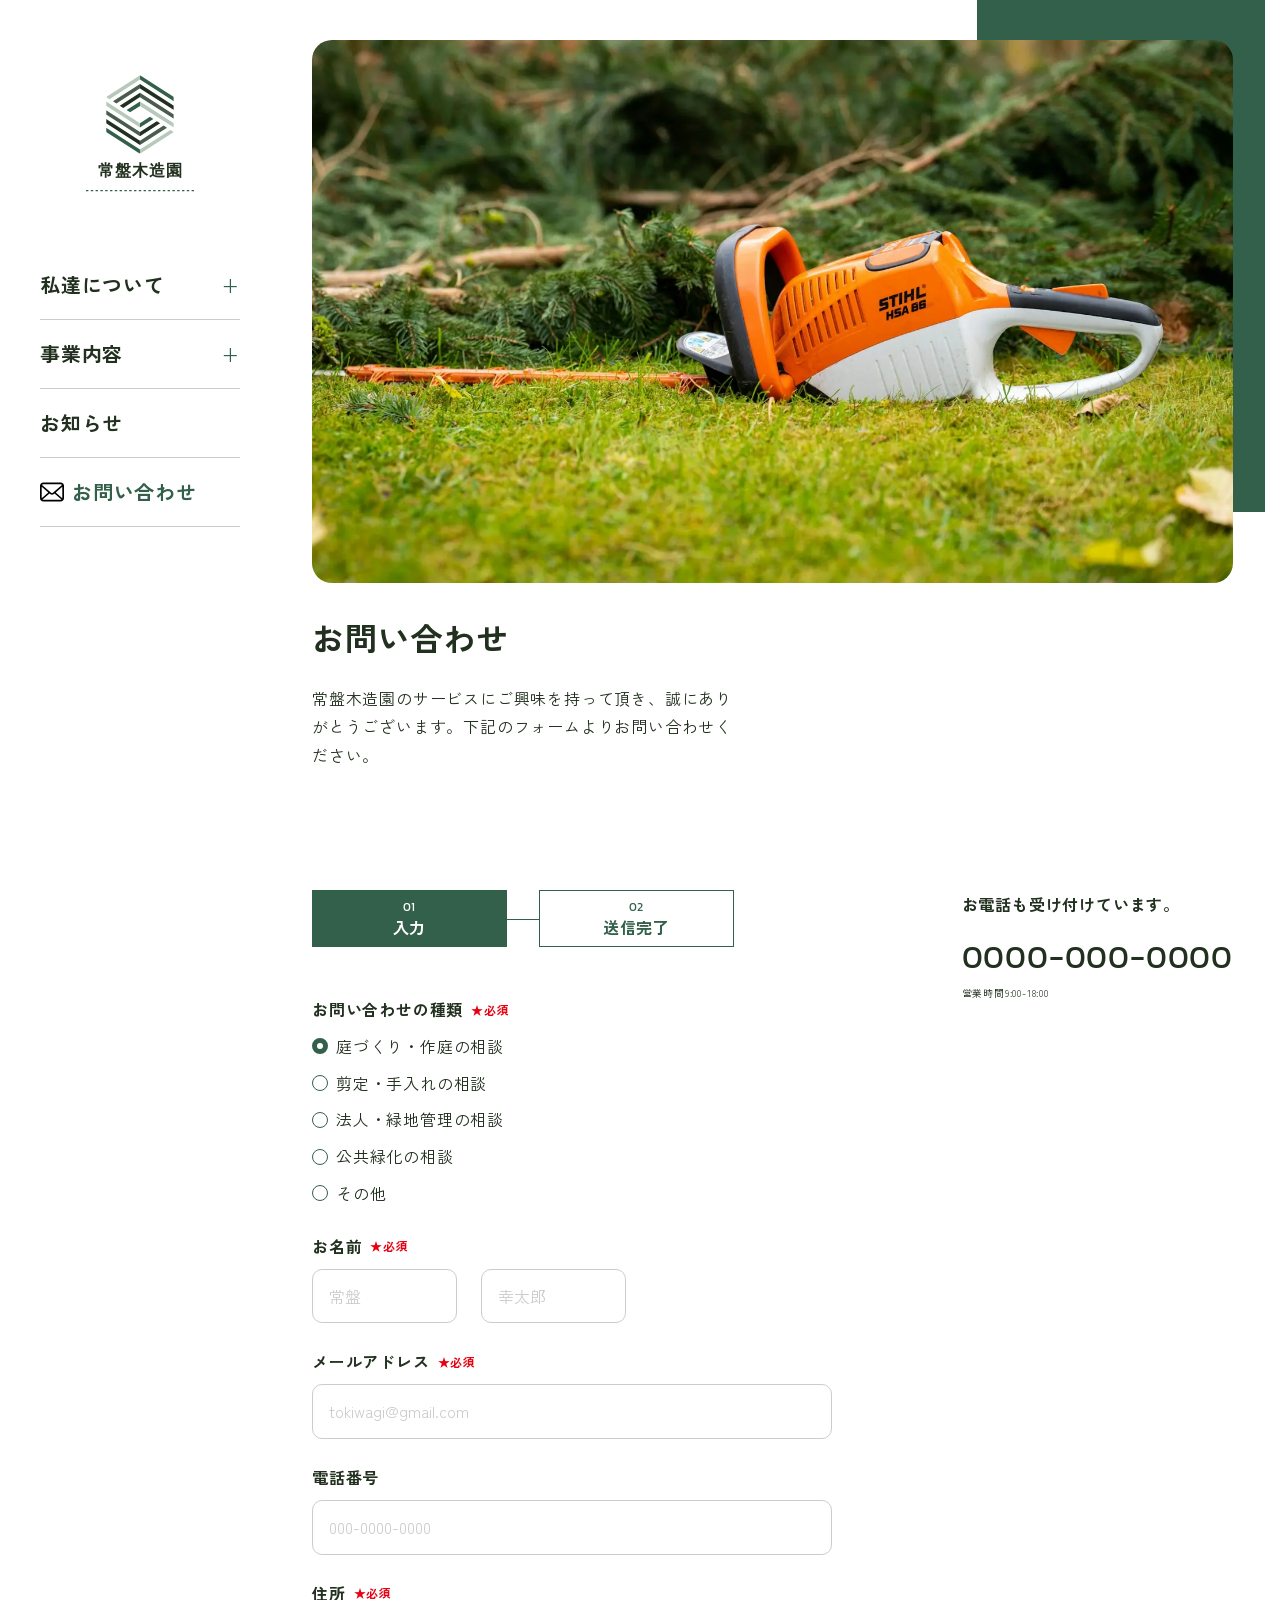
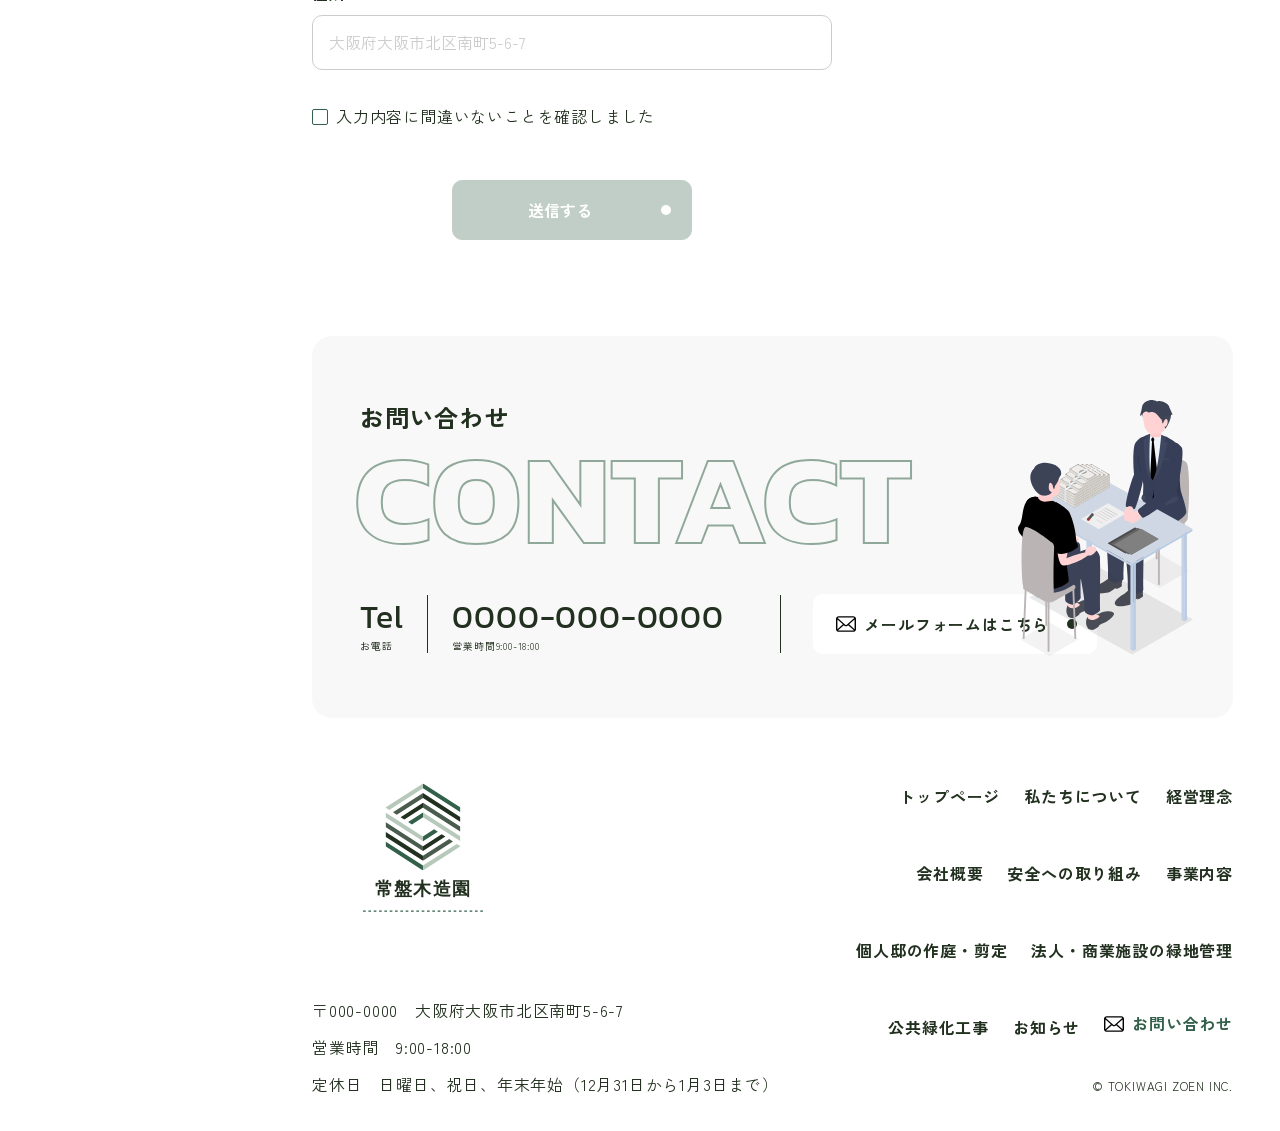
<file: contact/index.html>
<!DOCTYPE html>
<html lang="ja">
  <head>
    <meta charset="UTF-8" />
    <meta name="viewport" content="width=device-width, initial-scale=1.0" />
    <meta name="robots" content="noindex" />
    <title>お問い合わせ | 常盤木造園</title>
    <meta
      name="description"
      content="常盤木造園へのお問い合わせはこちらから。庭づくり・剪定、法人・緑地管理、公共緑化のご相談を、フォームまたはお電話で受け付けています。"
    />
    <link rel="icon" type="image/svg+xml" href="../assets/favicon/favicon.svg" />
    <link rel="icon" type="image/png" href="../assets/favicon/favicon.png" />
    <link rel="apple-touch-icon" href="../assets/favicon/apple-touch-icon.png" />
    <link rel="preconnect" href="https://fonts.googleapis.com" />
    <link rel="preconnect" href="https://fonts.gstatic.com" crossorigin />
    <link
      href="https://fonts.googleapis.com/css2?family=Kanit:wght@400;700&family=Zen+Kaku+Gothic+New:wght@400;700&display=swap"
      rel="stylesheet"
    />
    <link rel="stylesheet" href="../css/style.css" />
    <script src="../js/main.js" defer></script>
  </head>
  <body>
    <a class="c-skip-link" href="#main">本文へスキップ</a>
    <header class="l-sidebar">
      <p class="l-sidebar__logo">
        <a href="../index.html">
          <img src="../assets/svg/logo.svg" alt="常盤木造園" width="200" height="121" />
        </a>
      </p>
      <button
        class="l-sidebar__menu-button js-toggle-menu u-sp-only"
        type="button"
        aria-expanded="false"
        aria-controls="global-nav"
        aria-label="メニューを開閉する"
      >
        <span class="l-sidebar__menu-icon"></span>
      </button>
      <nav class="c-global-nav js-global-nav" id="global-nav" aria-label="サイト内ナビゲーション">
        <ul class="c-global-nav__list">
          <li class="c-global-nav__group u-sp-only">
            <a class="c-global-nav__parent" href="../index.html">トップページ</a>
          </li>
          <li class="c-global-nav__group c-global-nav__group--has-sub">
            <a class="c-global-nav__parent" href="../about/index.html">私達について</a>
            <ul class="c-global-nav__sub">
              <li><a class="c-global-nav__link" href="../about/index.html#philosophy">経営理念</a></li>
              <li><a class="c-global-nav__link" href="../about/index.html#company">会社概要</a></li>
              <li><a class="c-global-nav__link" href="../about/index.html#safety">安全への取り組み</a></li>
            </ul>
          </li>
          <li class="c-global-nav__group c-global-nav__group--has-sub">
            <a class="c-global-nav__parent" href="../service/index.html">事業内容</a>
            <ul class="c-global-nav__sub">
              <li><a class="c-global-nav__link" href="../service/index.html#housing">個人邸の作庭・剪定</a></li>
              <li><a class="c-global-nav__link" href="../service/index.html#corporate">法人・商業施設の緑地管理</a></li>
              <li><a class="c-global-nav__link" href="../service/index.html#public">公共緑化工事</a></li>
            </ul>
          </li>
          <li class="c-global-nav__group">
            <a class="c-global-nav__parent" href="../index.html#news">お知らせ</a>
          </li>
          <li class="c-global-nav__group">
            <a class="c-global-nav__parent" href="../contact/index.html" aria-current="page">
              <img src="../assets/svg/icon-mail.svg" alt="" width="24" height="24" />
              お問い合わせ
            </a>
          </li>
        </ul>
        <p class="c-global-nav__copyright">© TOKIWAGI ZOEN INC.</p>
      </nav>
    </header>

    <main class="l-main" id="main" tabindex="-1">
      <div class="c-page-header">
        <div class="l-container">
          <img
            class="c-page-header__hero"
            src="../assets/img/contact-hero.webp"
            alt="芝生の上に置かれた剪定用の電動工具"
            width="1600"
            height="1067"
            fetchpriority="high"
          />
          <div class="u-mt-lg">
            <h1 class="c-page-header__title">お問い合わせ</h1>
            <p class="c-page-header__lead u-max-w-md">
              常盤木造園のサービスにご興味を持って頂き、誠にありがとうございます。下記のフォームよりお問い合わせください。
            </p>
          </div>
        </div>
      </div>

      <section class="l-section">
        <div class="l-container">
          <div class="c-contact-layout">
            <div class="c-contact-layout__main">
              <ol class="c-step">
                <li class="c-step__item c-step__item--current">
                  <span class="c-step__number">01</span>
                  <span class="c-step__label">入力</span>
                </li>
                <li class="c-step__item">
                  <span class="c-step__number">02</span>
                  <span class="c-step__label">送信完了</span>
                </li>
              </ol>

              <form class="c-form js-form u-mt-xl" action="../thanks/index.html" method="get">
                <fieldset class="c-form__field">
                  <legend class="c-form__label">
                    お問い合わせの種類<span class="c-form__required">★必須</span>
                  </legend>
                  <div class="c-form__radios">
                    <label class="c-form__radio">
                      <input type="radio" name="inquiry-type" value="庭づくり・作庭の相談" checked required />
                      庭づくり・作庭の相談
                    </label>
                    <label class="c-form__radio">
                      <input type="radio" name="inquiry-type" value="剪定・手入れの相談" />
                      剪定・手入れの相談
                    </label>
                    <label class="c-form__radio">
                      <input type="radio" name="inquiry-type" value="法人・緑地管理の相談" />
                      法人・緑地管理の相談
                    </label>
                    <label class="c-form__radio">
                      <input type="radio" name="inquiry-type" value="公共緑化の相談" />
                      公共緑化の相談
                    </label>
                    <label class="c-form__radio">
                      <input type="radio" name="inquiry-type" value="その他" />
                      その他
                    </label>
                  </div>
                </fieldset>

                <fieldset class="c-form__field">
                  <legend class="c-form__label">お名前<span class="c-form__required">★必須</span></legend>
                  <div class="c-form__name-row">
                    <input
                      class="c-form__input"
                      type="text"
                      name="family-name"
                      placeholder="常盤"
                      autocomplete="family-name"
                      aria-label="姓"
                      required
                    />
                    <input
                      class="c-form__input"
                      type="text"
                      name="given-name"
                      placeholder="幸太郎"
                      autocomplete="given-name"
                      aria-label="名"
                      required
                    />
                  </div>
                </fieldset>

                <div class="c-form__field">
                  <label class="c-form__label" for="form-email">
                    メールアドレス<span class="c-form__required">★必須</span>
                  </label>
                  <input
                    class="c-form__input"
                    id="form-email"
                    type="email"
                    name="email"
                    placeholder="tokiwagi@gmail.com"
                    autocomplete="email"
                    required
                  />
                </div>

                <div class="c-form__field">
                  <label class="c-form__label" for="form-tel">電話番号</label>
                  <input
                    class="c-form__input"
                    id="form-tel"
                    type="tel"
                    name="tel"
                    placeholder="000-0000-0000"
                    autocomplete="tel"
                  />
                </div>

                <div class="c-form__field">
                  <label class="c-form__label" for="form-address">
                    住所<span class="c-form__required">★必須</span>
                  </label>
                  <input
                    class="c-form__input"
                    id="form-address"
                    type="text"
                    name="address"
                    placeholder="大阪府大阪市北区南町5-6-7"
                    autocomplete="street-address"
                    required
                  />
                </div>

                <label class="c-form__confirm">
                  <input type="checkbox" name="confirm" required />
                  入力内容に間違いないことを確認しました
                </label>

                <p class="c-form__submit">
                  <button class="c-button c-button--primary js-form-submit" type="submit">
                    送信する
                  </button>
                </p>
              </form>
            </div>

            <div class="c-form-aside">
              <p class="c-form-aside__title">お電話も受け付けています。</p>
              <a class="c-form-aside__number" href="tel:0000000000">0000-000-0000</a>
              <p class="c-form-aside__note">営業時間9:00-18:00</p>
            </div>
          </div>
        </div>
      </section>

      <div class="l-container u-mt-3xl">
        <section class="c-contact-banner">
          <h2 class="c-section-heading">
            <span class="c-section-heading__label">お問い合わせ</span>
            <span class="c-section-heading__en" aria-hidden="true">CONTACT</span>
          </h2>
          <div class="c-contact-banner__body">
            <div class="c-tel">
              <div class="c-tel__item">
                <span class="c-tel__label">Tel</span>
                <span class="c-tel__note">お電話</span>
              </div>
              <div class="c-tel__item">
                <a class="c-tel__number" href="tel:0000000000">0000-000-0000</a>
                <span class="c-tel__note">営業時間9:00-18:00</span>
              </div>
            </div>
            <a class="c-button c-button--mail" href="../contact/index.html">
              <img class="c-button__icon" src="../assets/svg/icon-mail.svg" alt="" width="20" height="20" />
              メールフォームはこちら
            </a>
          </div>
          <img
            class="c-contact-banner__illust"
            src="../assets/svg/illust-financing.svg"
            alt=""
            width="175"
            height="256"
            loading="lazy"
          />
        </section>
      </div>
    </main>

    <footer class="l-footer">
      <div class="l-footer__inner l-container">
        <p class="l-footer__logo">
          <a href="../index.html">
            <img src="../assets/svg/logo.svg" alt="常盤木造園" width="222" height="133" />
          </a>
        </p>
        <nav class="l-footer__nav" aria-label="フッターナビゲーション">
          <ul class="c-footer-nav">
            <li><a class="c-footer-nav__link" href="../index.html">トップページ</a></li>
            <li><a class="c-footer-nav__link" href="../about/index.html">私たちについて</a></li>
            <li><a class="c-footer-nav__link" href="../about/index.html#philosophy">経営理念</a></li>
            <li><a class="c-footer-nav__link" href="../about/index.html#company">会社概要</a></li>
            <li><a class="c-footer-nav__link" href="../about/index.html#safety">安全への取り組み</a></li>
            <li><a class="c-footer-nav__link" href="../service/index.html">事業内容</a></li>
            <li><a class="c-footer-nav__link" href="../service/index.html#housing">個人邸の作庭・剪定</a></li>
            <li><a class="c-footer-nav__link" href="../service/index.html#corporate">法人・商業施設の緑地管理</a></li>
            <li><a class="c-footer-nav__link" href="../service/index.html#public">公共緑化工事</a></li>
            <li><a class="c-footer-nav__link" href="../index.html#news">お知らせ</a></li>
            <li>
              <a class="c-footer-nav__link" href="../contact/index.html" aria-current="page">
                <img src="../assets/svg/icon-mail.svg" alt="" width="20" height="20" />
                お問い合わせ
              </a>
            </li>
          </ul>
        </nav>
        <address class="l-footer__info">
          <p>〒000-0000　大阪府大阪市北区南町5-6-7</p>
          <p>営業時間　9:00-18:00</p>
          <p>定休日　日曜日、祝日、年末年始（12月31日から1月3日まで）</p>
        </address>
        <p class="l-footer__copyright"><small>© TOKIWAGI ZOEN INC.</small></p>
      </div>
    </footer>
  </body>
</html>
</file>
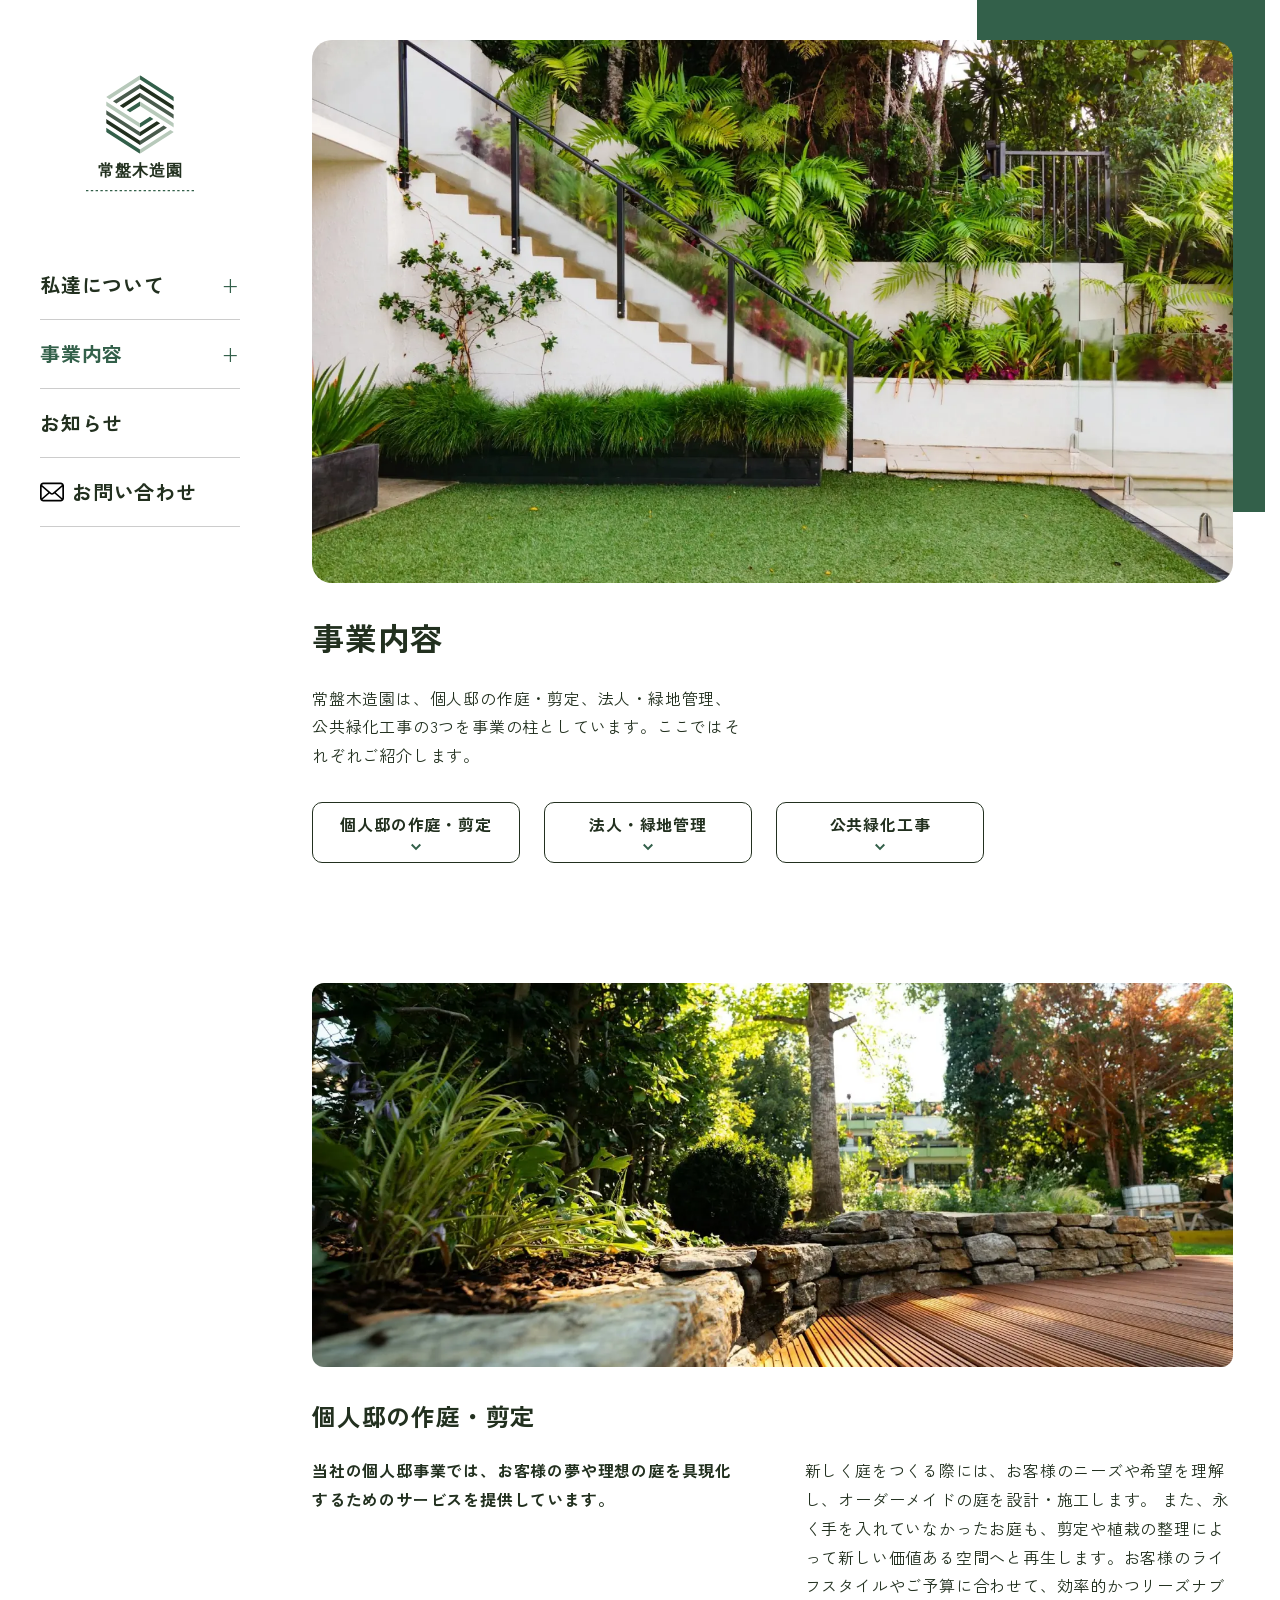
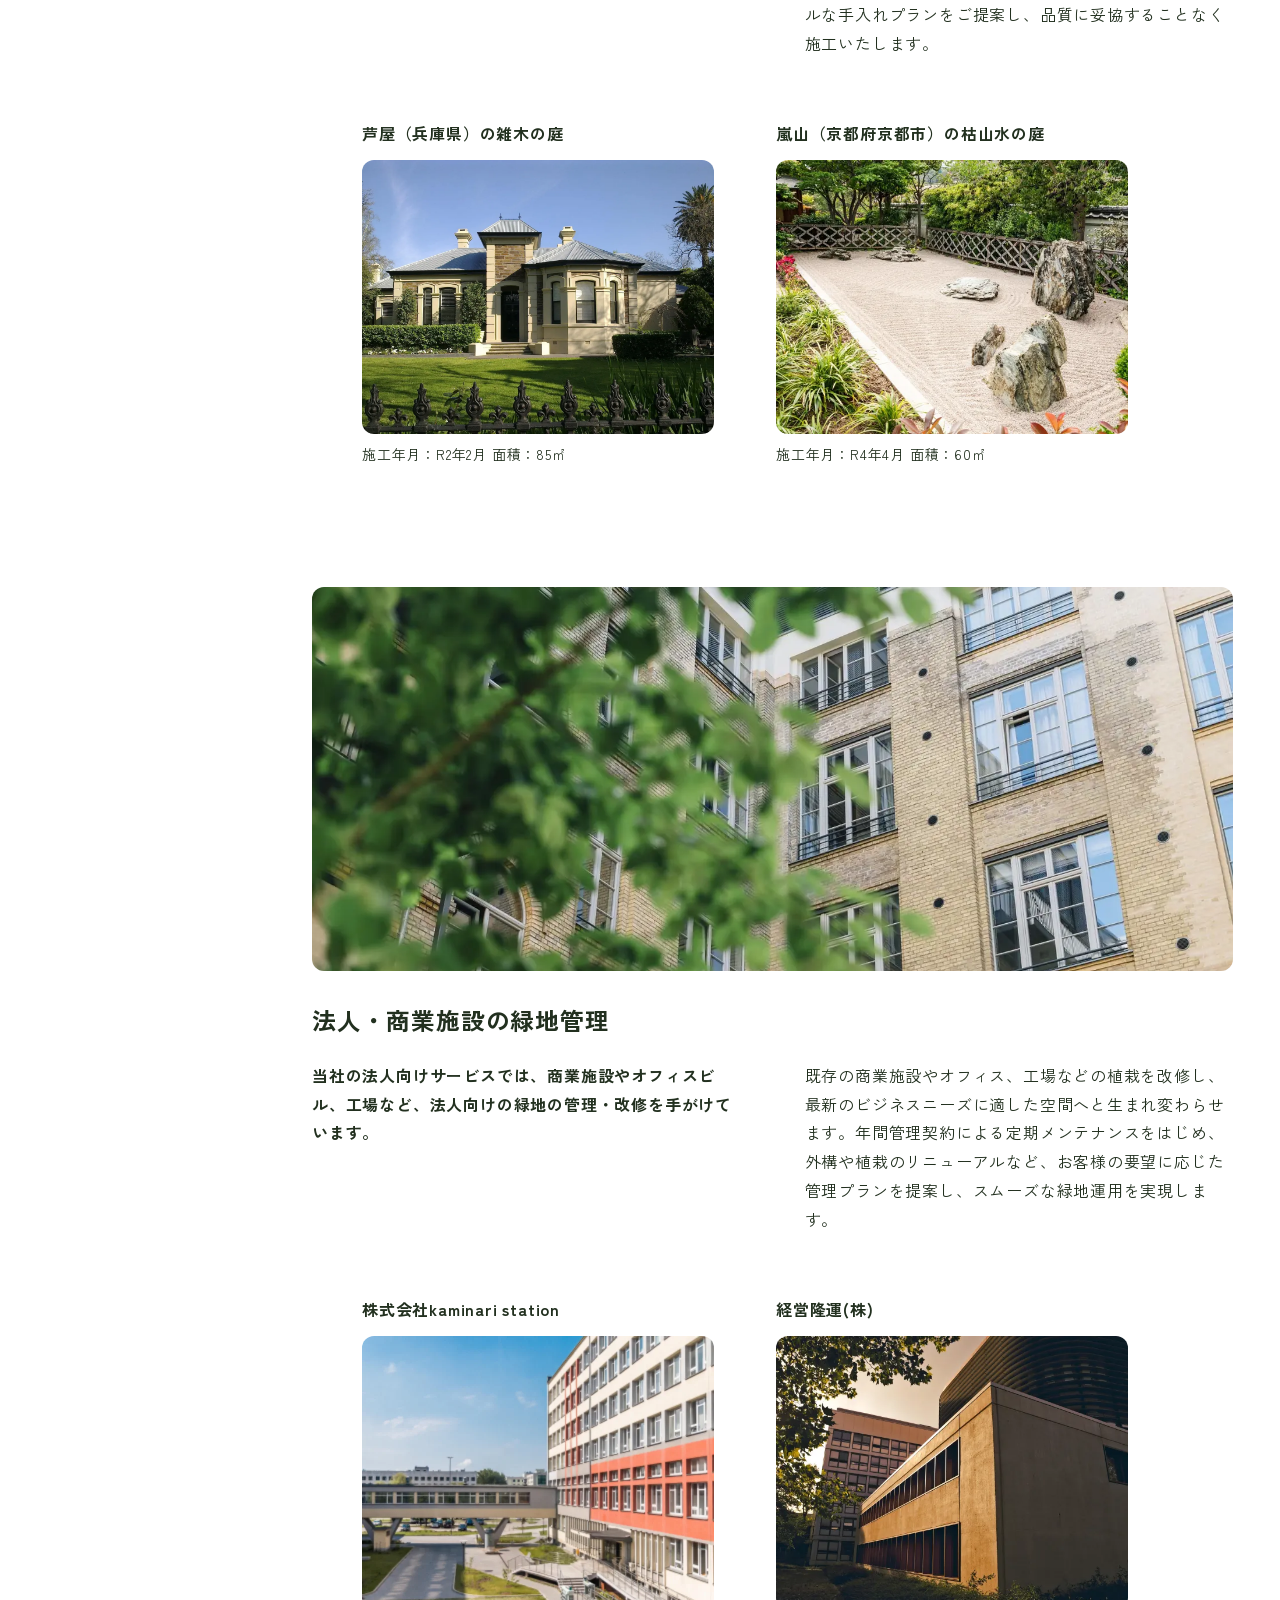
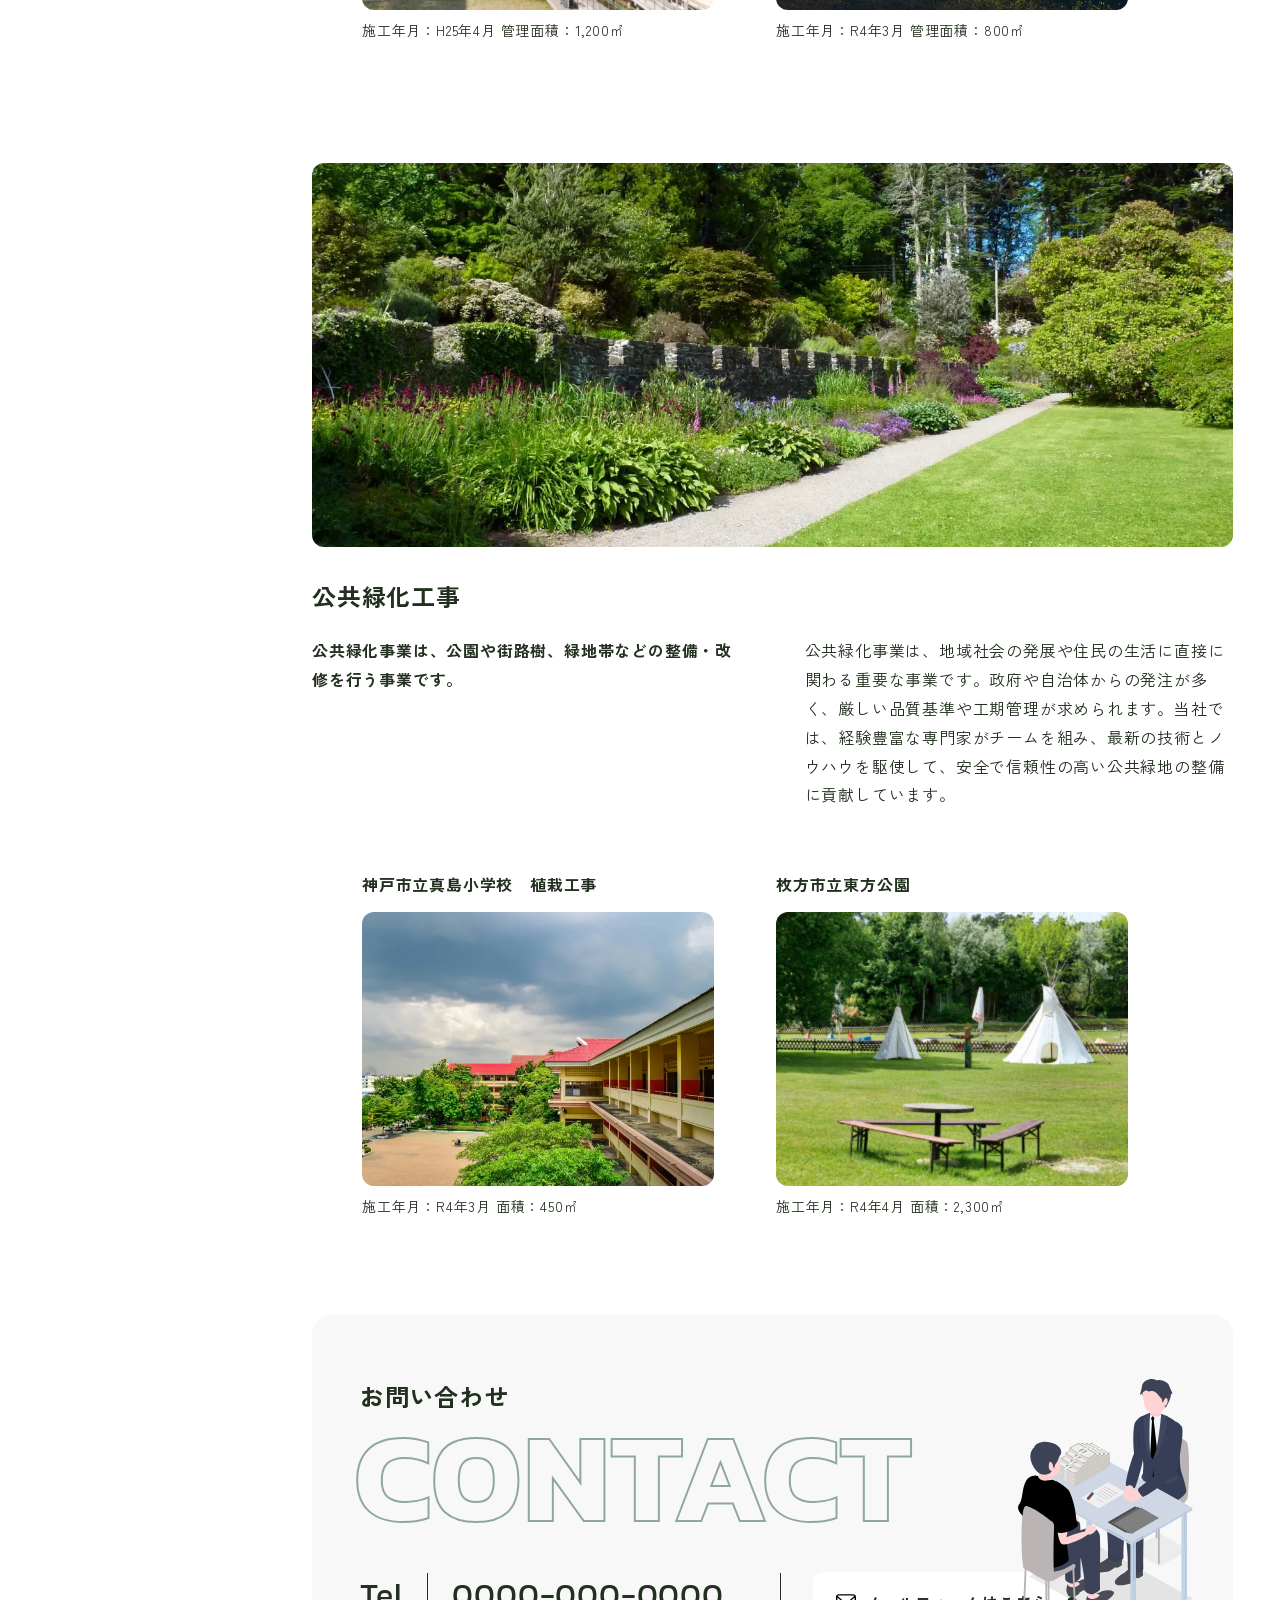
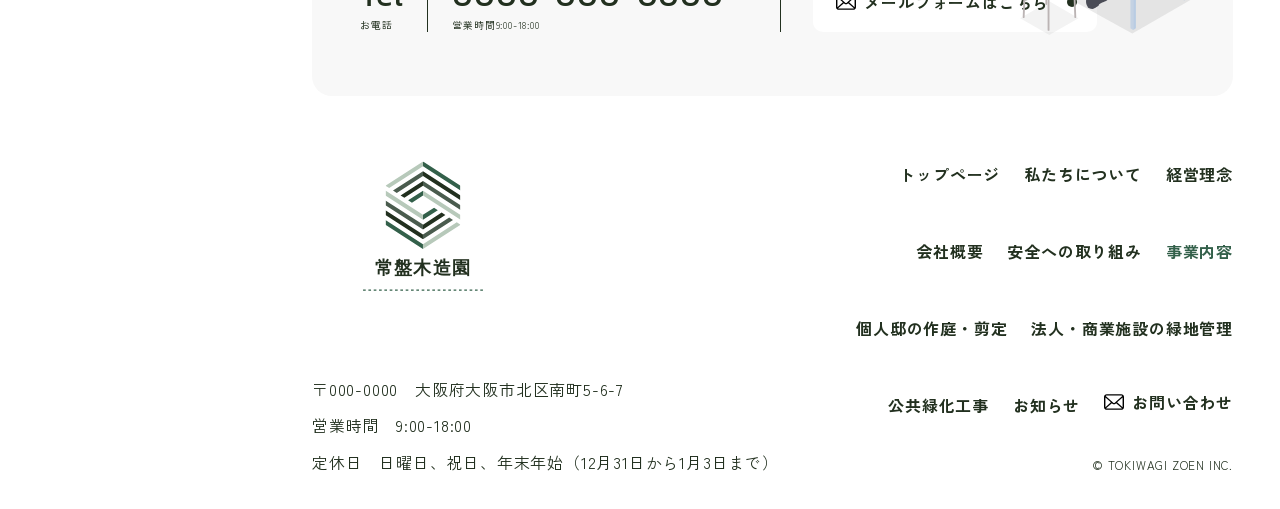
<file: service/index.html>
<!DOCTYPE html>
<html lang="ja">
  <head>
    <meta charset="UTF-8" />
    <meta name="viewport" content="width=device-width, initial-scale=1.0" />
    <meta name="robots" content="noindex" />
    <title>事業内容 | 常盤木造園</title>
    <meta
      name="description"
      content="常盤木造園の事業内容をご紹介します。個人邸の作庭・剪定、法人・商業施設の緑地管理、公共緑化工事の3つの事業で、お客様のニーズにお応えします。"
    />
    <link rel="icon" type="image/svg+xml" href="../assets/favicon/favicon.svg" />
    <link rel="icon" type="image/png" href="../assets/favicon/favicon.png" />
    <link rel="apple-touch-icon" href="../assets/favicon/apple-touch-icon.png" />
    <link rel="preconnect" href="https://fonts.googleapis.com" />
    <link rel="preconnect" href="https://fonts.gstatic.com" crossorigin />
    <link
      href="https://fonts.googleapis.com/css2?family=Kanit:wght@400;700&family=Zen+Kaku+Gothic+New:wght@400;700&display=swap"
      rel="stylesheet"
    />
    <link rel="stylesheet" href="../css/style.css" />
    <script src="../js/main.js" defer></script>
  </head>
  <body>
    <a class="c-skip-link" href="#main">本文へスキップ</a>
    <header class="l-sidebar">
      <p class="l-sidebar__logo">
        <a href="../index.html">
          <img src="../assets/svg/logo.svg" alt="常盤木造園" width="200" height="121" />
        </a>
      </p>
      <button
        class="l-sidebar__menu-button js-toggle-menu u-sp-only"
        type="button"
        aria-expanded="false"
        aria-controls="global-nav"
        aria-label="メニューを開閉する"
      >
        <span class="l-sidebar__menu-icon"></span>
      </button>
      <nav class="c-global-nav js-global-nav" id="global-nav" aria-label="サイト内ナビゲーション">
        <ul class="c-global-nav__list">
          <li class="c-global-nav__group u-sp-only">
            <a class="c-global-nav__parent" href="../index.html">トップページ</a>
          </li>
          <li class="c-global-nav__group c-global-nav__group--has-sub">
            <a class="c-global-nav__parent" href="../about/index.html">私達について</a>
            <ul class="c-global-nav__sub">
              <li><a class="c-global-nav__link" href="../about/index.html#philosophy">経営理念</a></li>
              <li><a class="c-global-nav__link" href="../about/index.html#company">会社概要</a></li>
              <li><a class="c-global-nav__link" href="../about/index.html#safety">安全への取り組み</a></li>
            </ul>
          </li>
          <li class="c-global-nav__group c-global-nav__group--has-sub">
            <a class="c-global-nav__parent" href="../service/index.html" aria-current="page">事業内容</a>
            <ul class="c-global-nav__sub">
              <li><a class="c-global-nav__link" href="../service/index.html#housing">個人邸の作庭・剪定</a></li>
              <li><a class="c-global-nav__link" href="../service/index.html#corporate">法人・商業施設の緑地管理</a></li>
              <li><a class="c-global-nav__link" href="../service/index.html#public">公共緑化工事</a></li>
            </ul>
          </li>
          <li class="c-global-nav__group">
            <a class="c-global-nav__parent" href="../index.html#news">お知らせ</a>
          </li>
          <li class="c-global-nav__group">
            <a class="c-global-nav__parent" href="../contact/index.html">
              <img src="../assets/svg/icon-mail.svg" alt="" width="24" height="24" />
              お問い合わせ
            </a>
          </li>
        </ul>
        <p class="c-global-nav__copyright">© TOKIWAGI ZOEN INC.</p>
      </nav>
    </header>

    <main class="l-main" id="main" tabindex="-1">
      <div class="c-page-header">
        <div class="l-container">
          <img
            class="c-page-header__hero"
            src="../assets/img/service-hero.webp"
            alt="階段状に植栽された緑豊かな庭園"
            width="1600"
            height="1200"
            fetchpriority="high"
          />
          <div class="u-mt-lg">
            <h1 class="c-page-header__title">事業内容</h1>
            <p class="c-page-header__lead u-max-w-md">
              常盤木造園は、個人邸の作庭・剪定、法人・緑地管理、公共緑化工事の3つを事業の柱としています。ここではそれぞれご紹介します。
            </p>
          </div>
          <ul class="c-page-header__anchors">
            <li>
              <a class="c-anchor-button" href="#housing">
                個人邸の作庭・剪定
                <img class="c-anchor-button__icon" src="../assets/svg/icon-arrow-down.svg" alt="" width="10" height="10" />
              </a>
            </li>
            <li>
              <a class="c-anchor-button" href="#corporate">
                法人・緑地管理
                <img class="c-anchor-button__icon" src="../assets/svg/icon-arrow-down.svg" alt="" width="10" height="10" />
              </a>
            </li>
            <li>
              <a class="c-anchor-button" href="#public">
                公共緑化工事
                <img class="c-anchor-button__icon" src="../assets/svg/icon-arrow-down.svg" alt="" width="10" height="10" />
              </a>
            </li>
          </ul>
        </div>
      </div>

      <section class="l-section" id="housing">
        <div class="l-container">
          <article class="c-service-detail">
            <img
              class="c-service-detail__photo"
              src="../assets/img/works01.webp"
              alt="緑豊かな個人邸の庭園の外観"
              width="1440"
              height="960"
              loading="lazy"
            />
            <h2 class="c-service-detail__title">個人邸の作庭・剪定</h2>
            <div class="c-service-detail__grid">
              <p class="c-service-detail__lead">
                当社の個人邸事業では、お客様の夢や理想の庭を具現化するためのサービスを提供しています。
              </p>
              <p class="c-service-detail__text">
                新しく庭をつくる際には、お客様のニーズや希望を理解し、オーダーメイドの庭を設計・施工します。
                また、永く手を入れていなかったお庭も、剪定や植栽の整理によって新しい価値ある空間へと再生します。お客様のライフスタイルやご予算に合わせて、効率的かつリーズナブルな手入れプランをご提案し、品質に妥協することなく施工いたします。
              </p>
            </div>
            <div class="c-service-detail__cases">
              <div class="c-works-card">
                <h3 class="c-works-card__title">芦屋（兵庫県）の雑木の庭</h3>
                <img class="c-works-card__image" src="../assets/img/jirei01.webp" alt="芦屋の雑木の庭の様子" width="1312" height="984" loading="lazy" />
                <p class="c-works-card__caption">施工年月：R2年2月 面積：85㎡</p>
              </div>
              <div class="c-works-card">
                <h3 class="c-works-card__title">嵐山（京都府京都市）の枯山水の庭</h3>
                <img class="c-works-card__image" src="../assets/img/jirei02.webp" alt="嵐山の枯山水の庭の様子" width="704" height="470" loading="lazy" />
                <p class="c-works-card__caption">施工年月：R4年4月 面積：60㎡</p>
              </div>
            </div>
          </article>
        </div>
      </section>

      <section class="l-section" id="corporate">
        <div class="l-container">
          <article class="c-service-detail">
            <img
              class="c-service-detail__photo"
              src="../assets/img/works02.webp"
              alt="商業施設の緑地の様子"
              width="1440"
              height="961"
              loading="lazy"
            />
            <h2 class="c-service-detail__title">法人・商業施設の緑地管理</h2>
            <div class="c-service-detail__grid">
              <p class="c-service-detail__lead">
                当社の法人向けサービスでは、商業施設やオフィスビル、工場など、法人向けの緑地の管理・改修を手がけています。
              </p>
              <p class="c-service-detail__text">
                既存の商業施設やオフィス、工場などの植栽を改修し、最新のビジネスニーズに適した空間へと生まれ変わらせます。年間管理契約による定期メンテナンスをはじめ、外構や植栽のリニューアルなど、お客様の要望に応じた管理プランを提案し、スムーズな緑地運用を実現します。
              </p>
            </div>
            <div class="c-service-detail__cases">
              <div class="c-works-card">
                <h3 class="c-works-card__title">株式会社kaminari station</h3>
                <img class="c-works-card__image" src="../assets/img/jirei03.webp" alt="株式会社kaminari stationの社屋外観" width="704" height="548" loading="lazy" />
                <p class="c-works-card__caption">施工年月：H25年4月 管理面積：1,200㎡</p>
              </div>
              <div class="c-works-card">
                <h3 class="c-works-card__title">経営隆運(株)</h3>
                <img class="c-works-card__image" src="../assets/img/jirei04.webp" alt="経営隆運(株)の緑地" width="704" height="471" loading="lazy" />
                <p class="c-works-card__caption">施工年月：R4年3月 管理面積：800㎡</p>
              </div>
            </div>
          </article>
        </div>
      </section>

      <section class="l-section" id="public">
        <div class="l-container">
          <article class="c-service-detail">
            <img
              class="c-service-detail__photo"
              src="../assets/img/works03.webp"
              alt="緑豊かな公共緑地の様子"
              width="1440"
              height="981"
              loading="lazy"
            />
            <h2 class="c-service-detail__title">公共緑化工事</h2>
            <div class="c-service-detail__grid">
              <p class="c-service-detail__lead">
                公共緑化事業は、公園や街路樹、緑地帯などの整備・改修を行う事業です。
              </p>
              <p class="c-service-detail__text">
                公共緑化事業は、地域社会の発展や住民の生活に直接に関わる重要な事業です。政府や自治体からの発注が多く、厳しい品質基準や工期管理が求められます。当社では、経験豊富な専門家がチームを組み、最新の技術とノウハウを駆使して、安全で信頼性の高い公共緑地の整備に貢献しています。
              </p>
            </div>
            <div class="c-service-detail__cases">
              <div class="c-works-card">
                <h3 class="c-works-card__title">神戸市立真島小学校　植栽工事</h3>
                <img class="c-works-card__image c-works-card__image--focus-right" src="../assets/img/jirei05.webp" alt="小学校の植栽工事の様子" width="704" height="548" loading="lazy" />
                <p class="c-works-card__caption">施工年月：R4年3月 面積：450㎡</p>
              </div>
              <div class="c-works-card">
                <h3 class="c-works-card__title">枚方市立東方公園</h3>
                <img class="c-works-card__image" src="../assets/img/jirei06.webp" alt="芝生広場にテントとベンチが並ぶ枚方市立東方公園" width="704" height="548" loading="lazy" />
                <p class="c-works-card__caption">施工年月：R4年4月 面積：2,300㎡</p>
              </div>
            </div>
          </article>
        </div>
      </section>

      <div class="l-container u-mt-3xl">
        <section class="c-contact-banner">
          <h2 class="c-section-heading">
            <span class="c-section-heading__label">お問い合わせ</span>
            <span class="c-section-heading__en" aria-hidden="true">CONTACT</span>
          </h2>
          <div class="c-contact-banner__body">
            <div class="c-tel">
              <div class="c-tel__item">
                <span class="c-tel__label">Tel</span>
                <span class="c-tel__note">お電話</span>
              </div>
              <div class="c-tel__item">
                <a class="c-tel__number" href="tel:0000000000">0000-000-0000</a>
                <span class="c-tel__note">営業時間9:00-18:00</span>
              </div>
            </div>
            <a class="c-button c-button--mail" href="../contact/index.html">
              <img class="c-button__icon" src="../assets/svg/icon-mail.svg" alt="" width="20" height="20" />
              メールフォームはこちら
            </a>
          </div>
          <img
            class="c-contact-banner__illust"
            src="../assets/svg/illust-financing.svg"
            alt=""
            width="175"
            height="256"
            loading="lazy"
          />
        </section>
      </div>
    </main>

    <footer class="l-footer">
      <div class="l-footer__inner l-container">
        <p class="l-footer__logo">
          <a href="../index.html">
            <img src="../assets/svg/logo.svg" alt="常盤木造園" width="222" height="133" />
          </a>
        </p>
        <nav class="l-footer__nav" aria-label="フッターナビゲーション">
          <ul class="c-footer-nav">
            <li><a class="c-footer-nav__link" href="../index.html">トップページ</a></li>
            <li><a class="c-footer-nav__link" href="../about/index.html">私たちについて</a></li>
            <li><a class="c-footer-nav__link" href="../about/index.html#philosophy">経営理念</a></li>
            <li><a class="c-footer-nav__link" href="../about/index.html#company">会社概要</a></li>
            <li><a class="c-footer-nav__link" href="../about/index.html#safety">安全への取り組み</a></li>
            <li><a class="c-footer-nav__link" href="../service/index.html" aria-current="page">事業内容</a></li>
            <li><a class="c-footer-nav__link" href="../service/index.html#housing">個人邸の作庭・剪定</a></li>
            <li><a class="c-footer-nav__link" href="../service/index.html#corporate">法人・商業施設の緑地管理</a></li>
            <li><a class="c-footer-nav__link" href="../service/index.html#public">公共緑化工事</a></li>
            <li><a class="c-footer-nav__link" href="../index.html#news">お知らせ</a></li>
            <li>
              <a class="c-footer-nav__link" href="../contact/index.html">
                <img src="../assets/svg/icon-mail.svg" alt="" width="20" height="20" />
                お問い合わせ
              </a>
            </li>
          </ul>
        </nav>
        <address class="l-footer__info">
          <p>〒000-0000　大阪府大阪市北区南町5-6-7</p>
          <p>営業時間　9:00-18:00</p>
          <p>定休日　日曜日、祝日、年末年始（12月31日から1月3日まで）</p>
        </address>
        <p class="l-footer__copyright"><small>© TOKIWAGI ZOEN INC.</small></p>
      </div>
    </footer>
  </body>
</html>
</file>
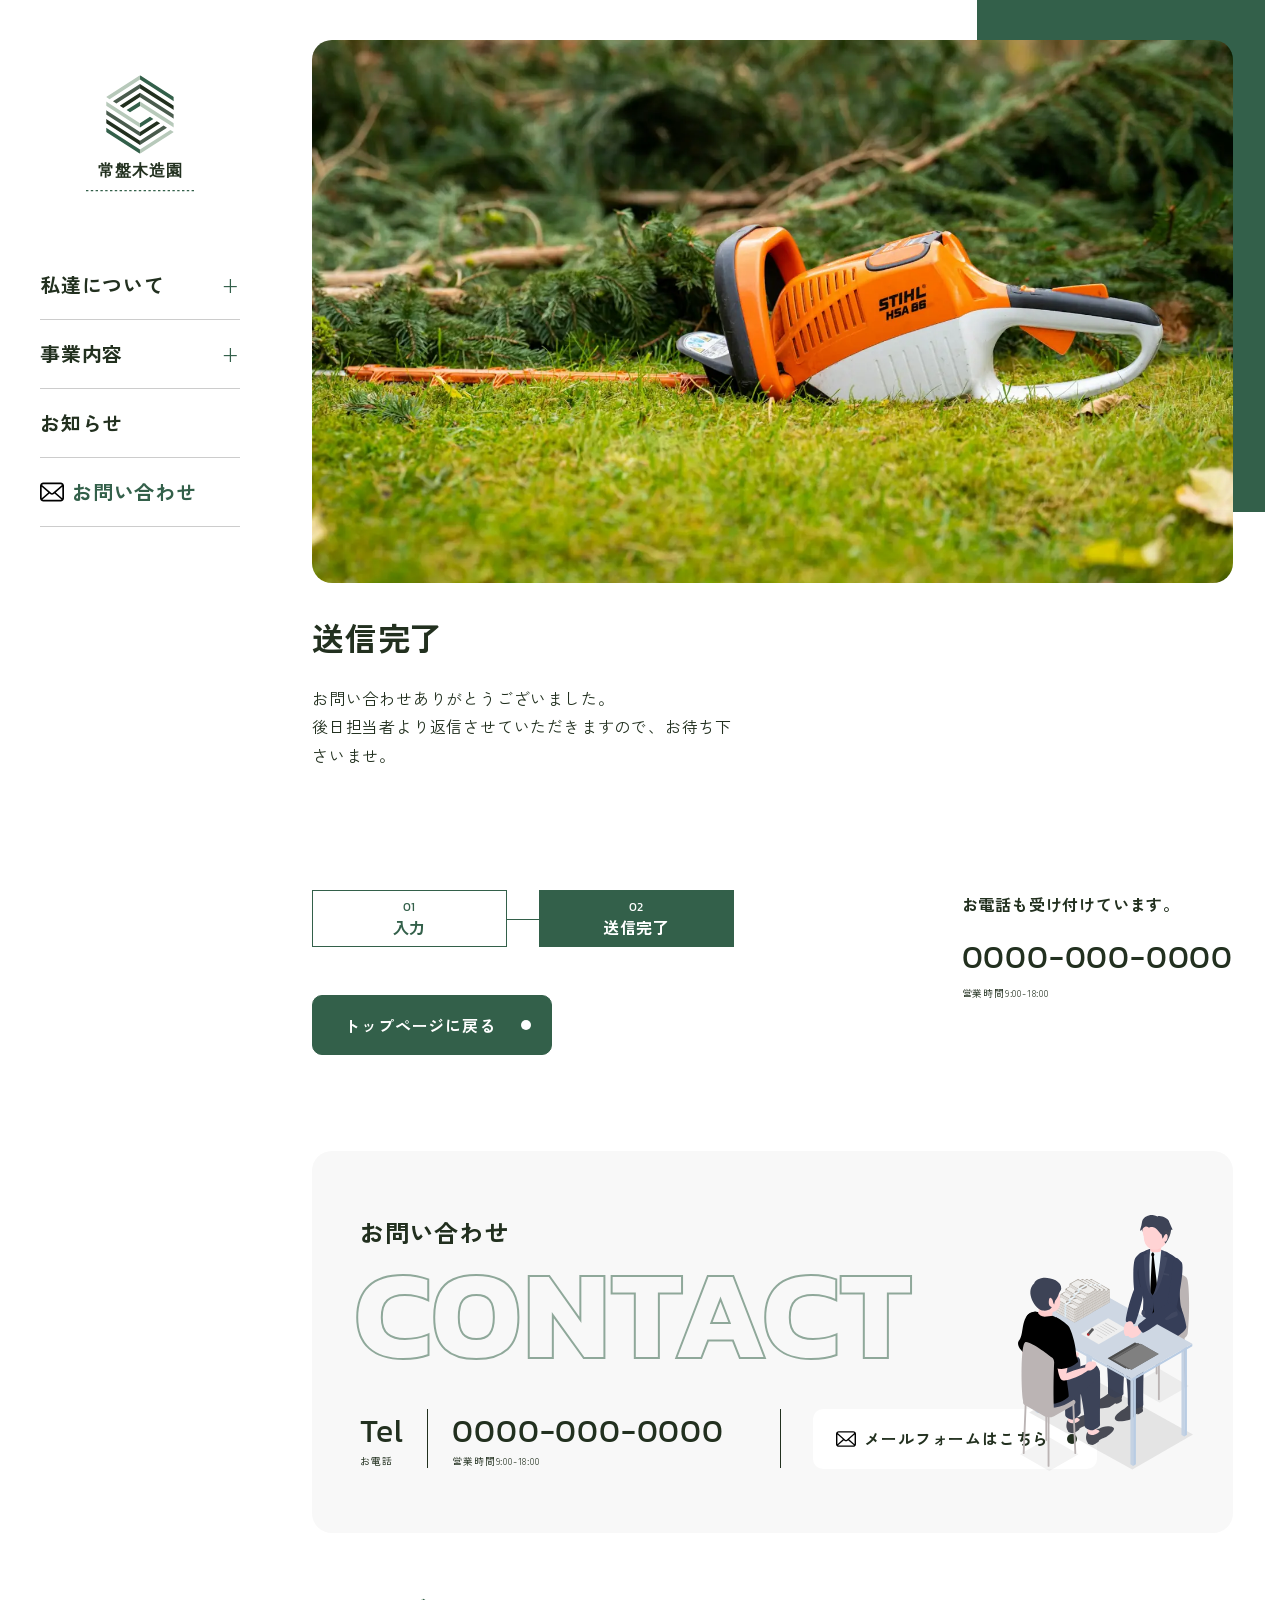
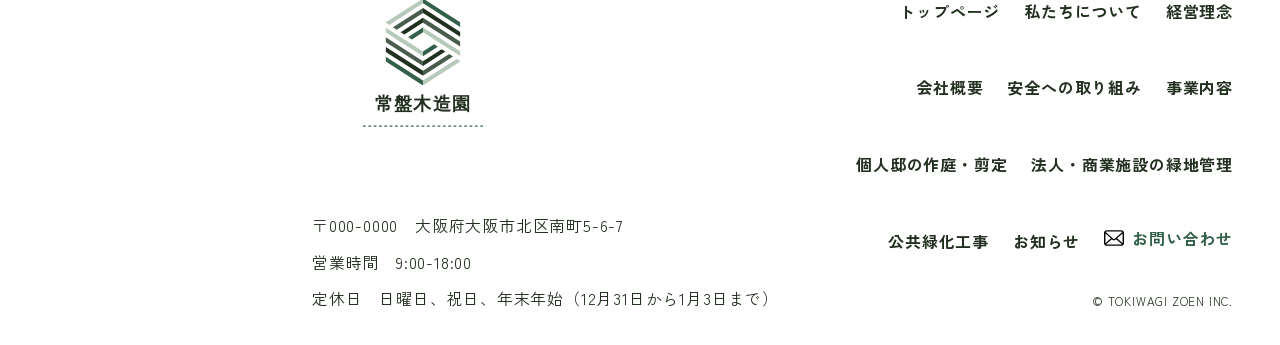
<file: thanks/index.html>
<!DOCTYPE html>
<html lang="ja">
  <head>
    <meta charset="UTF-8" />
    <meta name="viewport" content="width=device-width, initial-scale=1.0" />
    <meta name="robots" content="noindex" />
    <title>送信完了 | 常盤木造園</title>
    <meta
      name="description"
      content="お問い合わせありがとうございました。後日担当者より返信させていただきます。"
    />
    <link rel="icon" type="image/svg+xml" href="../assets/favicon/favicon.svg" />
    <link rel="icon" type="image/png" href="../assets/favicon/favicon.png" />
    <link rel="apple-touch-icon" href="../assets/favicon/apple-touch-icon.png" />
    <link rel="preconnect" href="https://fonts.googleapis.com" />
    <link rel="preconnect" href="https://fonts.gstatic.com" crossorigin />
    <link
      href="https://fonts.googleapis.com/css2?family=Kanit:wght@400;700&family=Zen+Kaku+Gothic+New:wght@400;700&display=swap"
      rel="stylesheet"
    />
    <link rel="stylesheet" href="../css/style.css" />
    <script src="../js/main.js" defer></script>
  </head>
  <body>
    <a class="c-skip-link" href="#main">本文へスキップ</a>
    <header class="l-sidebar">
      <p class="l-sidebar__logo">
        <a href="../index.html">
          <img src="../assets/svg/logo.svg" alt="常盤木造園" width="200" height="121" />
        </a>
      </p>
      <button
        class="l-sidebar__menu-button js-toggle-menu u-sp-only"
        type="button"
        aria-expanded="false"
        aria-controls="global-nav"
        aria-label="メニューを開閉する"
      >
        <span class="l-sidebar__menu-icon"></span>
      </button>
      <nav class="c-global-nav js-global-nav" id="global-nav" aria-label="サイト内ナビゲーション">
        <ul class="c-global-nav__list">
          <li class="c-global-nav__group u-sp-only">
            <a class="c-global-nav__parent" href="../index.html">トップページ</a>
          </li>
          <li class="c-global-nav__group c-global-nav__group--has-sub">
            <a class="c-global-nav__parent" href="../about/index.html">私達について</a>
            <ul class="c-global-nav__sub">
              <li><a class="c-global-nav__link" href="../about/index.html#philosophy">経営理念</a></li>
              <li><a class="c-global-nav__link" href="../about/index.html#company">会社概要</a></li>
              <li><a class="c-global-nav__link" href="../about/index.html#safety">安全への取り組み</a></li>
            </ul>
          </li>
          <li class="c-global-nav__group c-global-nav__group--has-sub">
            <a class="c-global-nav__parent" href="../service/index.html">事業内容</a>
            <ul class="c-global-nav__sub">
              <li><a class="c-global-nav__link" href="../service/index.html#housing">個人邸の作庭・剪定</a></li>
              <li><a class="c-global-nav__link" href="../service/index.html#corporate">法人・商業施設の緑地管理</a></li>
              <li><a class="c-global-nav__link" href="../service/index.html#public">公共緑化工事</a></li>
            </ul>
          </li>
          <li class="c-global-nav__group">
            <a class="c-global-nav__parent" href="../index.html#news">お知らせ</a>
          </li>
          <li class="c-global-nav__group">
            <a class="c-global-nav__parent" href="../contact/index.html" aria-current="page">
              <img src="../assets/svg/icon-mail.svg" alt="" width="24" height="24" />
              お問い合わせ
            </a>
          </li>
        </ul>
        <p class="c-global-nav__copyright">© TOKIWAGI ZOEN INC.</p>
      </nav>
    </header>

    <main class="l-main" id="main" tabindex="-1">
      <div class="c-page-header">
        <div class="l-container">
          <img
            class="c-page-header__hero"
            src="../assets/img/contact-hero.webp"
            alt="芝生の上に置かれた剪定用の電動工具"
            width="1600"
            height="1067"
            fetchpriority="high"
          />
          <div class="u-mt-lg">
            <h1 class="c-page-header__title">送信完了</h1>
            <p class="c-page-header__lead u-max-w-md">
              お問い合わせありがとうございました。<br />
              後日担当者より返信させていただきますので、お待ち下さいませ。
            </p>
          </div>
        </div>
      </div>

      <section class="l-section">
        <div class="l-container">
          <div class="c-contact-layout">
            <div class="c-contact-layout__main">
              <ol class="c-step">
                <li class="c-step__item">
                  <span class="c-step__number">01</span>
                  <span class="c-step__label">入力</span>
                </li>
                <li class="c-step__item c-step__item--current">
                  <span class="c-step__number">02</span>
                  <span class="c-step__label">送信完了</span>
                </li>
              </ol>
              <a class="c-button c-button--primary u-mt-xl" href="../index.html">トップページに戻る</a>
            </div>

            <div class="c-form-aside">
              <p class="c-form-aside__title">お電話も受け付けています。</p>
              <a class="c-form-aside__number" href="tel:0000000000">0000-000-0000</a>
              <p class="c-form-aside__note">営業時間9:00-18:00</p>
            </div>
          </div>
        </div>
      </section>

      <div class="l-container u-mt-3xl">
        <section class="c-contact-banner">
          <h2 class="c-section-heading">
            <span class="c-section-heading__label">お問い合わせ</span>
            <span class="c-section-heading__en" aria-hidden="true">CONTACT</span>
          </h2>
          <div class="c-contact-banner__body">
            <div class="c-tel">
              <div class="c-tel__item">
                <span class="c-tel__label">Tel</span>
                <span class="c-tel__note">お電話</span>
              </div>
              <div class="c-tel__item">
                <a class="c-tel__number" href="tel:0000000000">0000-000-0000</a>
                <span class="c-tel__note">営業時間9:00-18:00</span>
              </div>
            </div>
            <a class="c-button c-button--mail" href="../contact/index.html">
              <img class="c-button__icon" src="../assets/svg/icon-mail.svg" alt="" width="20" height="20" />
              メールフォームはこちら
            </a>
          </div>
          <img
            class="c-contact-banner__illust"
            src="../assets/svg/illust-financing.svg"
            alt=""
            width="175"
            height="256"
            loading="lazy"
          />
        </section>
      </div>
    </main>

    <footer class="l-footer">
      <div class="l-footer__inner l-container">
        <p class="l-footer__logo">
          <a href="../index.html">
            <img src="../assets/svg/logo.svg" alt="常盤木造園" width="222" height="133" />
          </a>
        </p>
        <nav class="l-footer__nav" aria-label="フッターナビゲーション">
          <ul class="c-footer-nav">
            <li><a class="c-footer-nav__link" href="../index.html">トップページ</a></li>
            <li><a class="c-footer-nav__link" href="../about/index.html">私たちについて</a></li>
            <li><a class="c-footer-nav__link" href="../about/index.html#philosophy">経営理念</a></li>
            <li><a class="c-footer-nav__link" href="../about/index.html#company">会社概要</a></li>
            <li><a class="c-footer-nav__link" href="../about/index.html#safety">安全への取り組み</a></li>
            <li><a class="c-footer-nav__link" href="../service/index.html">事業内容</a></li>
            <li><a class="c-footer-nav__link" href="../service/index.html#housing">個人邸の作庭・剪定</a></li>
            <li><a class="c-footer-nav__link" href="../service/index.html#corporate">法人・商業施設の緑地管理</a></li>
            <li><a class="c-footer-nav__link" href="../service/index.html#public">公共緑化工事</a></li>
            <li><a class="c-footer-nav__link" href="../index.html#news">お知らせ</a></li>
            <li>
              <a class="c-footer-nav__link" href="../contact/index.html" aria-current="page">
                <img src="../assets/svg/icon-mail.svg" alt="" width="20" height="20" />
                お問い合わせ
              </a>
            </li>
          </ul>
        </nav>
        <address class="l-footer__info">
          <p>〒000-0000　大阪府大阪市北区南町5-6-7</p>
          <p>営業時間　9:00-18:00</p>
          <p>定休日　日曜日、祝日、年末年始（12月31日から1月3日まで）</p>
        </address>
        <p class="l-footer__copyright"><small>© TOKIWAGI ZOEN INC.</small></p>
      </div>
    </footer>
  </body>
</html>
</file>
<file: css/style.css>
/* ==========================================================================
   style.css
   軽量FLOCSS: Foundation → Layout → Object(Component → Utility) の順で読み込む
   Componentファイルは実装時に追加する
   ========================================================================== */

/* Foundation */
@import url("foundation/_reset.css");
@import url("foundation/_variables.css");
@import url("foundation/_base.css");

/* Layout */
@import url("layout/_sidebar.css");
@import url("layout/_footer.css");
@import url("layout/_section.css");

/* Object: Component */
@import url("object/component/_skip-link.css");
@import url("object/component/_global-nav.css");
@import url("object/component/_footer-nav.css");
@import url("object/component/_button.css");
@import url("object/component/_section-heading.css");
@import url("object/component/_heading-row.css");
@import url("object/component/_tel.css");
@import url("object/component/_contact-banner.css");
@import url("object/component/_fv.css");
@import url("object/component/_slider.css");
@import url("object/component/_service-block.css");
@import url("object/component/_tag.css");
@import url("object/component/_news-item.css");
@import url("object/component/_modal.css");
@import url("object/component/_loading.css");
@import url("object/component/_page-header.css");
@import url("object/component/_anchor-button.css");
@import url("object/component/_media-text.css");
@import url("object/component/_info-table.css");
@import url("object/component/_service-detail.css");
@import url("object/component/_works-card.css");
@import url("object/component/_step.css");
@import url("object/component/_form.css");

/* Object: Utility */
@import url("object/utility/_spacing.css");
@import url("object/utility/_display.css");
</file>
